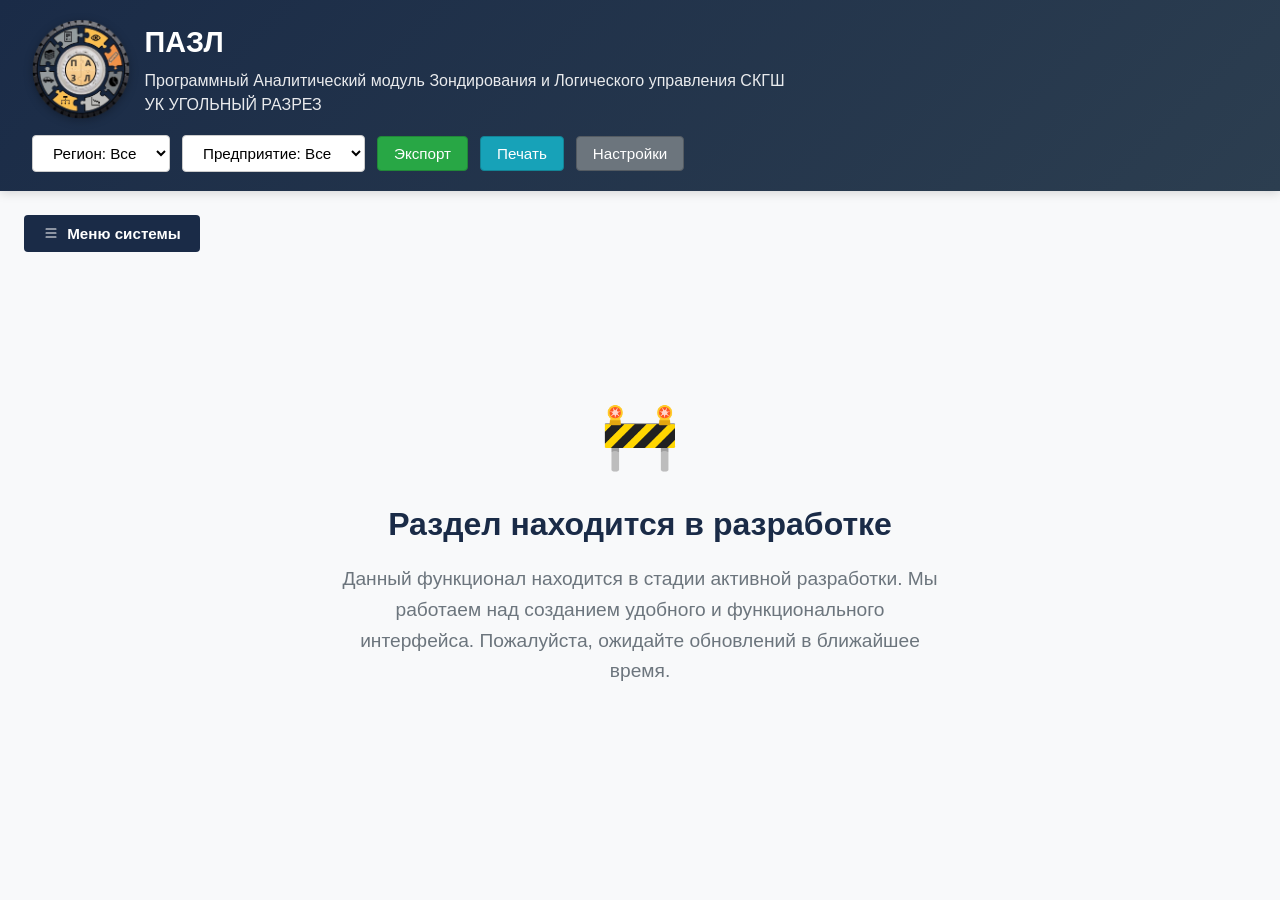
<file: analytics.html>
<!DOCTYPE html>
<html lang="ru">
<head>
<meta charset="UTF-8" />
<meta name="viewport" content="width=device-width, initial-scale=1.0"/>
<title>ПАЗЛ — Система в разработке</title>
<style>
    *{margin:0;padding:0;box-sizing:border-box;font-family:'Segoe UI',Tahoma,Geneva,Verdana,sans-serif}
    body{background-color:#f8f9fa;color:#333;line-height:1.5;overflow-x:hidden;height:100vh}
    .header{background:linear-gradient(135deg,#1a2b47,#2c3e50);color:#fff;padding:1.2rem 2rem;box-shadow:0 2px 10px rgba(0,0,0,.15);display:flex;justify-content:space-between;align-items:center;flex-wrap:wrap;gap:1rem}
    .header-title{display:flex;align-items:center;gap:15px}
    .logo-title-container{display:flex;align-items:center;gap:15px}
    .logo{height:100px;width:auto;cursor:pointer;transition:all .5s ease;border-radius:8px;filter:brightness(1) drop-shadow(0 2px 4px rgba(0,0,0,.3));animation:logoEntrance 1s ease-out}
    .logo:hover{transform:scale(1.1) rotate(5deg);filter:brightness(1.2) drop-shadow(0 5px 15px rgba(0,0,0,.4));animation:pulse 1.5s infinite}
    .logo:active{transform:scale(.95) rotate(-5deg);transition:all .1s ease}
    @keyframes pulse{0%{transform:scale(1.1) rotate(5deg)}50%{transform:scale(1.15) rotate(5deg)}100%{transform:scale(1.1) rotate(5deg)}}
    @keyframes logoEntrance{0%{opacity:0;transform:scale(.5) rotate(-180deg)}70%{transform:scale(1.1) rotate(10deg)}100%{opacity:1;transform:scale(1) rotate(0)}}
    .title-text{display:flex;flex-direction:column}
    .header-title h1{font-size:1.8rem;margin-bottom:.3rem}
    .header-title p{font-size:1rem;opacity:.9}
    .controls{display:flex;gap:12px;align-items:center;flex-wrap:wrap}
    select,button{padding:.5rem 1rem;border:1px solid #ccc;border-radius:4px;background:#fff;font-size:.95rem;cursor:pointer;transition:all .2s ease}
    select:hover,button:hover{border-color:#1a2b47;box-shadow:0 2px 6px rgba(0,0,0,.1)}
    button.export{background:#28a745;color:#fff;border-color:#218838}
    button.print{background:#17a2b8;color:#fff;border-color:#138496}
    button.settings{background:#6c757d;color:#fff;border-color:#545b62}
    .container{max-width:1600px;margin:1.5rem auto;padding:0 1.5rem;height:calc(90vh - 150px)}
    .menu-button{background:#1a2b47;color:#fff;border:none;padding:.6rem 1.2rem;border-radius:4px;cursor:pointer;font-weight:bold;display:flex;align-items:center;gap:.5rem;transition:all .3s ease;margin-bottom:1rem}
    .menu-button:hover{background:#2c4061;transform:translateY(-1px)}
    .menu-dropdown{display:none;position:absolute;background:#fff;min-width:220px;box-shadow:0 8px 16px rgba(0,0,0,.15);border-radius:6px;z-index:1000;margin-top:.5rem;border:1px solid #ddd}
    .menu-dropdown.show{display:block}
    .menu-item{padding:.75rem 1.2rem;cursor:pointer;transition:background-color .2s;display:flex;align-items:center;gap:.7rem;font-size:.95rem}
    .menu-item:hover{background:#f8f9fa}
    .menu-item.active{background:#e3f2fd;color:#1a2b47;font-weight:bold}
    
    /* Стили для сообщения о разработке */
    .development-message {
        display: flex;
        flex-direction: column;
        align-items: center;
        justify-content: center;
        height: 60vh;
        text-align: center;
        padding: 2rem;
    }
    .development-icon {
        font-size: 4rem;
        margin-bottom: 1rem;
        color: #6c757d;
    }
    .development-title {
        font-size: 2rem;
        color: #1a2b47;
        margin-bottom: 1rem;
    }
    .development-text {
        font-size: 1.2rem;
        color: #6c757d;
        max-width: 600px;
        line-height: 1.6;
    }

    @media (max-width: 768px){
        .header{padding:.8rem 1rem}
        .header-title h1{font-size:1.3rem}
        .header-title p{font-size:.8rem}
        .controls{width:100%;justify-content:flex-start}
        .header-title{flex-direction:column;align-items:flex-start}
        .logo-title-container{margin-bottom:5px}
        .container{padding:0 .8rem; height:calc(85vh - 150px)}
        .development-title {
            font-size: 1.5rem;
        }
        .development-text {
            font-size: 1rem;
        }
    }
</style>
</head>
<body>
<div class="header">
    <div class="header-title">
        <div class="logo-title-container">
            <img src="пазл.png" alt="Логотип ПАЗЛ" class="logo" onclick="window.location.href='slide2.html'">
            <div class="title-text">
                <h1>ПАЗЛ</h1>
                <p>Программный Аналитический модуль Зондирования и Логического управления СКГШ</p>
                <p>УК УГОЛЬНЫЙ РАЗРЕЗ</p>
            </div>
        </div>
    </div>
    <div class="controls">
        <select id="regionSelect">
            <option>Регион: Все</option><option>Регион 1</option><option>Регион 2</option>
        </select>
        <select id="enterpriseSelect">
            <option>Предприятие: Все</option><option>Разрез 1</option><option>Разрез 2</option><option>Разрез 3</option>
        </select>
        <button class="export" id="exportBtn">Экспорт</button>
        <button class="print" id="printBtn">Печать</button>
        <button class="settings" id="settingsBtn">Настройки</button>
    </div>
</div>

<div class="container">
    <button class="menu-button" id="menuButton">
        <svg xmlns="http://www.w3.org/2000/svg" width="16" height="16" fill="currentColor" viewBox="0 0 16 16">
            <path fill-rule="evenodd" d="M2.5 12a.5.5 0 0 1 .5-.5h10a.5.5 0 0 1 0 1H3a.5.5 0 0 1-.5-.5zm0-4a.5.5 0 0 1 .5-.5h10a.5.5 0 0 1 0 1H3a.5.5 0 0 1-.5-.5zm0-4a.5.5 0 0 1 .5-.5h10a.5.5 0 0 1 0 1H3a.5.5 0 0 1-.5-.5z"/>
        </svg>
        Меню системы
    </button>

    <div class="menu-dropdown" id="menuDropdown">
        <div class="menu-item" onclick="window.location.href='slide3.html'">Главный экран</div>
        <div class="menu-item" onclick="window.location.href='accounting.html'">Блок учета</div>
        <div class="menu-item" onclick="window.location.href='monitoring.html'">Мониторинг</div>
        <div class="menu-item" onclick="navigateTo('engineer')">Блок шинного инженера</div>
        <div class="menu-item" onclick="navigateTo('analytics')">Аналитика</div>
        <div class="menu-item" onclick="navigateTo('forecast')">Прогноз потребности</div>
        <div class="menu-item" onclick="navigateTo('constructor')">Конструкор отчетов</div>
        <div class="menu-item" onclick="navigateTo('quality')">Качество дорог</div>
        <div class="menu-item" onclick="navigateTo('documents')">Документы и литература</div>
    </div>

    <!-- Сообщение о разработке -->
    <div class="development-message">
        <div class="development-icon">🚧</div>
        <h1 class="development-title">Раздел находится в разработке</h1>
        <p class="development-text">
            Данный функционал находится в стадии активной разработки. 
            Мы работаем над созданием удобного и функционального интерфейса. 
            Пожалуйста, ожидайте обновлений в ближайшее время.
        </p>
    </div>
</div>

<script>
function initMenu(){
    const btn = document.getElementById('menuButton');
    const dd = document.getElementById('menuDropdown');
    if (btn && dd) {
        btn.addEventListener('click', e => {
            e.stopPropagation(); 
            dd.classList.toggle('show');
        });
        document.addEventListener('click', e => {
            if (!btn.contains(e.target) && !dd.contains(e.target)) {
                dd.classList.remove('show');
            }
        });
    }
}

function navigateTo(section){
    const pages = {
        engineer: 'engineer.html',
        analytics: 'analytics.html',
        forecast: 'forecast.html',
        constructor: 'constructor.html',
        quality: 'quality.html',
        documents: 'documents.html'
    };
    if (pages[section]) {
        window.location.href = pages[section]; 
    } else {
        alert(`Раздел "${section}" в разработке`);
    }
    document.getElementById('menuDropdown').classList.remove('show');
}

// Инициализация при загрузке
document.addEventListener('DOMContentLoaded', () => {
    initMenu();
    
    // Добавляем обработчики для кнопок экспорта, печати и настроек
    document.getElementById('exportBtn').addEventListener('click', () => {
        alert('Функция экспорта временно недоступна. Раздел в разработке.');
    });
    
    document.getElementById('printBtn').addEventListener('click', () => {
        alert('Функция печати временно недоступна. Раздел в разработке.');
    });
    
    document.getElementById('settingsBtn').addEventListener('click', () => {
        alert('Функция настроек временно недоступна. Раздел в разработке.');
    });
});
</script>
</body>
</html>
</file>
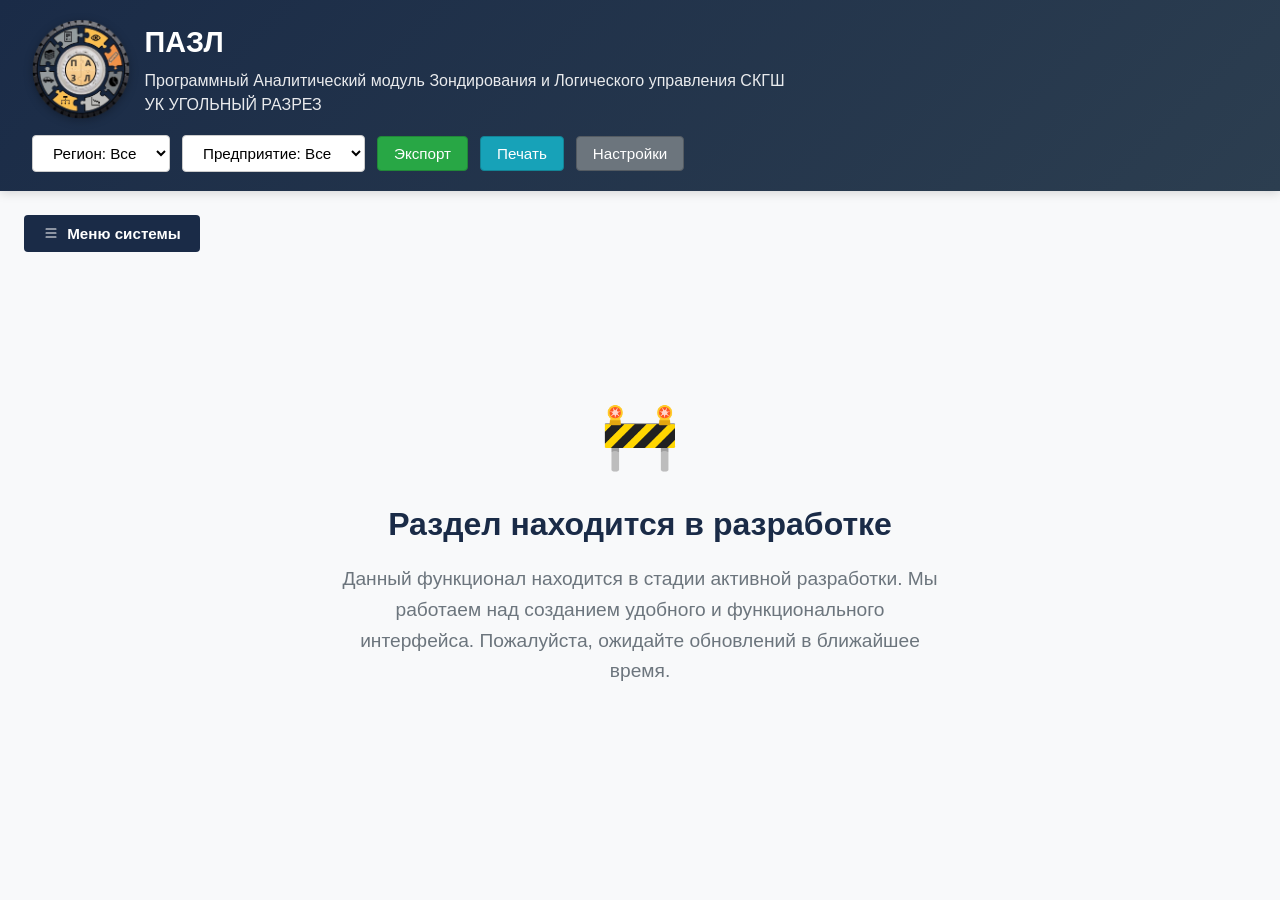
<file: documents.html>
<!DOCTYPE html>
<html lang="ru">
<head>
<meta charset="UTF-8" />
<meta name="viewport" content="width=device-width, initial-scale=1.0"/>
<title>ПАЗЛ — Система в разработке</title>
<style>
    *{margin:0;padding:0;box-sizing:border-box;font-family:'Segoe UI',Tahoma,Geneva,Verdana,sans-serif}
    body{background-color:#f8f9fa;color:#333;line-height:1.5;overflow-x:hidden;height:100vh}
    .header{background:linear-gradient(135deg,#1a2b47,#2c3e50);color:#fff;padding:1.2rem 2rem;box-shadow:0 2px 10px rgba(0,0,0,.15);display:flex;justify-content:space-between;align-items:center;flex-wrap:wrap;gap:1rem}
    .header-title{display:flex;align-items:center;gap:15px}
    .logo-title-container{display:flex;align-items:center;gap:15px}
    .logo{height:100px;width:auto;cursor:pointer;transition:all .5s ease;border-radius:8px;filter:brightness(1) drop-shadow(0 2px 4px rgba(0,0,0,.3));animation:logoEntrance 1s ease-out}
    .logo:hover{transform:scale(1.1) rotate(5deg);filter:brightness(1.2) drop-shadow(0 5px 15px rgba(0,0,0,.4));animation:pulse 1.5s infinite}
    .logo:active{transform:scale(.95) rotate(-5deg);transition:all .1s ease}
    @keyframes pulse{0%{transform:scale(1.1) rotate(5deg)}50%{transform:scale(1.15) rotate(5deg)}100%{transform:scale(1.1) rotate(5deg)}}
    @keyframes logoEntrance{0%{opacity:0;transform:scale(.5) rotate(-180deg)}70%{transform:scale(1.1) rotate(10deg)}100%{opacity:1;transform:scale(1) rotate(0)}}
    .title-text{display:flex;flex-direction:column}
    .header-title h1{font-size:1.8rem;margin-bottom:.3rem}
    .header-title p{font-size:1rem;opacity:.9}
    .controls{display:flex;gap:12px;align-items:center;flex-wrap:wrap}
    select,button{padding:.5rem 1rem;border:1px solid #ccc;border-radius:4px;background:#fff;font-size:.95rem;cursor:pointer;transition:all .2s ease}
    select:hover,button:hover{border-color:#1a2b47;box-shadow:0 2px 6px rgba(0,0,0,.1)}
    button.export{background:#28a745;color:#fff;border-color:#218838}
    button.print{background:#17a2b8;color:#fff;border-color:#138496}
    button.settings{background:#6c757d;color:#fff;border-color:#545b62}
    .container{max-width:1600px;margin:1.5rem auto;padding:0 1.5rem;height:calc(90vh - 150px)}
    .menu-button{background:#1a2b47;color:#fff;border:none;padding:.6rem 1.2rem;border-radius:4px;cursor:pointer;font-weight:bold;display:flex;align-items:center;gap:.5rem;transition:all .3s ease;margin-bottom:1rem}
    .menu-button:hover{background:#2c4061;transform:translateY(-1px)}
    .menu-dropdown{display:none;position:absolute;background:#fff;min-width:220px;box-shadow:0 8px 16px rgba(0,0,0,.15);border-radius:6px;z-index:1000;margin-top:.5rem;border:1px solid #ddd}
    .menu-dropdown.show{display:block}
    .menu-item{padding:.75rem 1.2rem;cursor:pointer;transition:background-color .2s;display:flex;align-items:center;gap:.7rem;font-size:.95rem}
    .menu-item:hover{background:#f8f9fa}
    .menu-item.active{background:#e3f2fd;color:#1a2b47;font-weight:bold}
    
    /* Стили для сообщения о разработке */
    .development-message {
        display: flex;
        flex-direction: column;
        align-items: center;
        justify-content: center;
        height: 60vh;
        text-align: center;
        padding: 2rem;
    }
    .development-icon {
        font-size: 4rem;
        margin-bottom: 1rem;
        color: #6c757d;
    }
    .development-title {
        font-size: 2rem;
        color: #1a2b47;
        margin-bottom: 1rem;
    }
    .development-text {
        font-size: 1.2rem;
        color: #6c757d;
        max-width: 600px;
        line-height: 1.6;
    }

    @media (max-width: 768px){
        .header{padding:.8rem 1rem}
        .header-title h1{font-size:1.3rem}
        .header-title p{font-size:.8rem}
        .controls{width:100%;justify-content:flex-start}
        .header-title{flex-direction:column;align-items:flex-start}
        .logo-title-container{margin-bottom:5px}
        .container{padding:0 .8rem; height:calc(85vh - 150px)}
        .development-title {
            font-size: 1.5rem;
        }
        .development-text {
            font-size: 1rem;
        }
    }
</style>
</head>
<body>
<div class="header">
    <div class="header-title">
        <div class="logo-title-container">
<img src="пазл.png" alt="Логотип ПАЗЛ" class="logo" onclick="window.location.href='slide2.html'"> 
           <div class="title-text">
                <h1>ПАЗЛ</h1>
                <p>Программный Аналитический модуль Зондирования и Логического управления СКГШ</p>
                <p>УК УГОЛЬНЫЙ РАЗРЕЗ</p>
            </div>
        </div>
    </div>
    <div class="controls">
        <select id="regionSelect">
            <option>Регион: Все</option><option>Регион 1</option><option>Регион 2</option>
        </select>
        <select id="enterpriseSelect">
            <option>Предприятие: Все</option><option>Разрез 1</option><option>Разрез 2</option><option>Разрез 3</option>
        </select>
        <button class="export" id="exportBtn">Экспорт</button>
        <button class="print" id="printBtn">Печать</button>
        <button class="settings" id="settingsBtn">Настройки</button>
    </div>
</div>

<div class="container">
    <button class="menu-button" id="menuButton">
        <svg xmlns="http://www.w3.org/2000/svg" width="16" height="16" fill="currentColor" viewBox="0 0 16 16">
            <path fill-rule="evenodd" d="M2.5 12a.5.5 0 0 1 .5-.5h10a.5.5 0 0 1 0 1H3a.5.5 0 0 1-.5-.5zm0-4a.5.5 0 0 1 .5-.5h10a.5.5 0 0 1 0 1H3a.5.5 0 0 1-.5-.5zm0-4a.5.5 0 0 1 .5-.5h10a.5.5 0 0 1 0 1H3a.5.5 0 0 1-.5-.5z"/>
        </svg>
        Меню системы
    </button>

    <div class="menu-dropdown" id="menuDropdown">
        <div class="menu-item" onclick="window.location.href='slide3.html'">Главный экран</div>
        <div class="menu-item" onclick="window.location.href='accounting.html'">Блок учета</div>
        <div class="menu-item" onclick="window.location.href='monitoring.html'">Мониторинг</div>
        <div class="menu-item" onclick="navigateTo('engineer')">Блок шинного инженера</div>
        <div class="menu-item" onclick="navigateTo('analytics')">Аналитика</div>
        <div class="menu-item" onclick="navigateTo('forecast')">Прогноз потребности</div>
        <div class="menu-item" onclick="navigateTo('constructor')">Конструкор отчетов</div>
        <div class="menu-item" onclick="navigateTo('quality')">Качество дорог</div>
        <div class="menu-item" onclick="navigateTo('documents')">Документы и литература</div>
    </div>

    <!-- Сообщение о разработке -->
    <div class="development-message">
        <div class="development-icon">🚧</div>
        <h1 class="development-title">Раздел находится в разработке</h1>
        <p class="development-text">
            Данный функционал находится в стадии активной разработки. 
            Мы работаем над созданием удобного и функционального интерфейса. 
            Пожалуйста, ожидайте обновлений в ближайшее время.
        </p>
    </div>
</div>

<script>
function initMenu(){
    const btn = document.getElementById('menuButton');
    const dd = document.getElementById('menuDropdown');
    if (btn && dd) {
        btn.addEventListener('click', e => {
            e.stopPropagation(); 
            dd.classList.toggle('show');
        });
        document.addEventListener('click', e => {
            if (!btn.contains(e.target) && !dd.contains(e.target)) {
                dd.classList.remove('show');
            }
        });
    }
}

function navigateTo(section){
    const pages = {
        engineer: 'engineer.html',
        analytics: 'analytics.html',
        forecast: 'forecast.html',
        constructor: 'constructor.html',
        quality: 'quality.html',
        documents: 'documents.html'
    };
    if (pages[section]) {
        window.location.href = pages[section]; 
    } else {
        alert(`Раздел "${section}" в разработке`);
    }
    document.getElementById('menuDropdown').classList.remove('show');
}

// Инициализация при загрузке
document.addEventListener('DOMContentLoaded', () => {
    initMenu();
    
    // Добавляем обработчики для кнопок экспорта, печати и настроек
    document.getElementById('exportBtn').addEventListener('click', () => {
        alert('Функция экспорта временно недоступна. Раздел в разработке.');
    });
    
    document.getElementById('printBtn').addEventListener('click', () => {
        alert('Функция печати временно недоступна. Раздел в разработке.');
    });
    
    document.getElementById('settingsBtn').addEventListener('click', () => {
        alert('Функция настроек временно недоступна. Раздел в разработке.');
    });
});
</script>
</body>
</html>
</file>
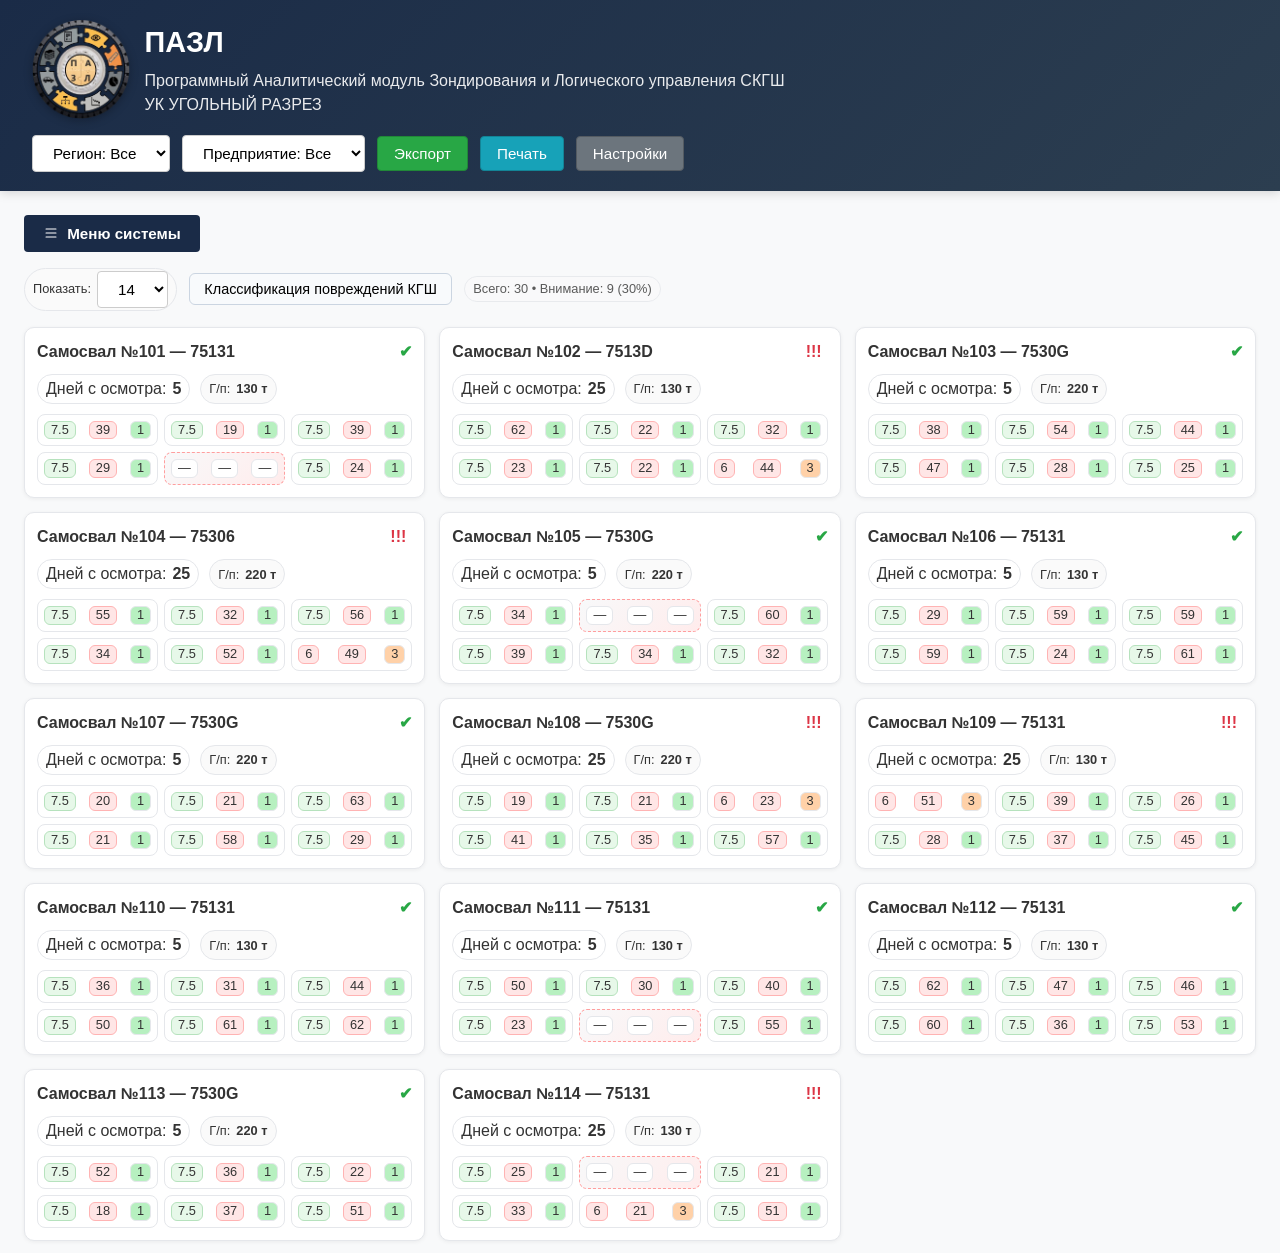
<file: engineer.html>
<!DOCTYPE html>
<html lang="ru">
<head>
<meta charset="UTF-8" />
<meta name="viewport" content="width=device-width, initial-scale=1.0"/>
<title>ПАЗЛ — Блок шинного инженера</title>
<style>
    /* ---- БАЗОВЫЕ СТИЛИ ---- */
    *{margin:0;padding:0;box-sizing:border-box;font-family:'Segoe UI',Tahoma,Geneva,Verdana,sans-serif}
    body{background-color:#f8f9fa;color:#333;line-height:1.5;overflow-x:hidden;height:100vh}
    .header{background:linear-gradient(135deg,#1a2b47,#2c3e50);color:#fff;padding:1.2rem 2rem;box-shadow:0 2px 10px rgba(0,0,0,.15);display:flex;justify-content:space-between;align-items:center;flex-wrap:wrap;gap:1rem}
    .header-title{display:flex;align-items:center;gap:15px}
    .logo-title-container{display:flex;align-items:center;gap:15px}
    .logo{height:100px;width:auto;cursor:pointer;transition:all .5s ease;border-radius:8px;filter:brightness(1) drop-shadow(0 2px 4px rgba(0,0,0,.3));animation:logoEntrance 1s ease-out}
    .logo:hover{transform:scale(1.1) rotate(5deg);filter:brightness(1.2) drop-shadow(0 5px 15px rgba(0,0,0,.4));animation:pulse 1.5s infinite}
    .logo:active{transform:scale(.95) rotate(-5deg);transition:all .1s ease}
    @keyframes pulse{0%{transform:scale(1.1) rotate(5deg)}50%{transform:scale(1.15) rotate(5deg)}100%{transform:scale(1.1) rotate(5deg)}}
    @keyframes logoEntrance{0%{opacity:0;transform:scale(.5) rotate(-180deg)}70%{transform:scale(1.1) rotate(10deg)}100%{opacity:1;transform:scale(1) rotate(0)}}
    .title-text{display:flex;flex-direction:column}
    .header-title h1{font-size:1.8rem;margin-bottom:.3rem}
    .header-title p{font-size:1rem;opacity:.9}
    .controls{display:flex;gap:12px;align-items:center;flex-wrap:wrap}
    select,button{padding:.5rem 1rem;border:1px solid #ccc;border-radius:4px;background:#fff;font-size:.95rem;cursor:pointer;transition:all .2s ease}
    select:hover,button:hover{border-color:#1a2b47;box-shadow:0 2px 6px rgba(0,0,0,.1)}
    button.export{background:#28a745;color:#fff;border-color:#218838}
    button.print{background:#17a2b8;color:#fff;border-color:#138496}
    button.settings{background:#6c757d;color:#fff;border-color:#545b62}
    .container{max-width:1585px;margin:1.5rem auto;padding:0 1.5rem;height:calc(90vh - 150px);position:relative}
    /* ДОБАВЬ ЭТОТ СТИЛЬ ПОСЛЕ СТИЛЯ .container */
#details.container-details {
    max-width: 1200px;  /* Новая ширина для блока деталей */
    margin: 1.5rem auto;
    padding: 0 1.5rem;
}


    .menu-button{background:#1a2b47;color:#fff;border:none;padding:.6rem 1.2rem;border-radius:4px;cursor:pointer;font-weight:bold;display:flex;align-items:center;gap:.5rem;transition:all .3s ease;margin-bottom:1rem}
    .menu-button:hover{background:#2c4061;transform:translateY(-1px)}
    .menu-dropdown{display:none;position:absolute;background:#fff;min-width:220px;box-shadow:0 8px 16px rgba(0,0,0,.15);border-radius:6px;z-index:1000;margin-top:.5rem;border:1px solid #ddd}
    .menu-dropdown.show{display:block}
    .menu-item{padding:.75rem 1.2rem;cursor:pointer;transition:background-color .2s;display:flex;align-items:center;gap:.7rem;font-size:.95rem}
    .menu-item:hover{background:#f8f9fa}
    .menu-item.active{background:#e3f2fd;color:#1a2b47;font-weight:bold}

    /* ---- ГЛАВНЫЙ ЭКРАН: СЕТКА САМОСВАЛОВ ---- */
    .toolbar{display:flex;gap:.75rem;align-items:center;margin:.5rem 0 1rem 0;flex-wrap:wrap}
    .grid{display:grid;grid-template-columns:repeat(auto-fill,minmax(320px,1fr));gap:14px;padding-bottom:12px}
    .truck-card{background:#fff;border:1px solid #e5e7eb;border-radius:10px;padding:12px;box-shadow:0 1px 4px rgba(0,0,0,.06);display:flex;flex-direction:column;gap:10px;transition:.2s}
    .truck-card:hover{transform:translateY(-2px);box-shadow:0 6px 16px rgba(0,0,0,.08)}
    .truck-head{display:flex;justify-content:space-between;align-items:center}
    .truck-title{font-weight:700}
    .ok{color:#28a745;font-weight:700}
    .warn{color:#dc3545;font-weight:900}
    
    .mini-wheel{border:1px solid #e5e7eb;border-radius:8px;padding:8px;text-align:center}
    
    .mini-wheel .p{font-size:.85rem}
    .chip{display:inline-flex;align-items:center;gap:6px;border-radius:999px;border:1px solid #e5e7eb;padding:2px 8px;font-size:.8rem;background:#fafafa}
    .muted{opacity:.8}

    /* ---- ДЕТАЛИ САМОСВАЛА ---- */
.layout {
    display: grid;
    grid-template-columns: .5fr 1.5fr;
    gap: 15px; 
    height: 93%; 
    justify-content: center;
    max-width: 1300px;  /* ДОБАВЬ ЭТУ СТРОКУ */
    margin: 0 auto;     /* ДОБАВЬ ЭТУ СТРОКУ */
width: 100%;
}

.panel{background:#fff;border:1px solid #e5e7eb;border-radius:10px;box-shadow:0 1px 4px rgba(0,0,0,.06);overflow:hidden;display:flex;flex-direction:column;width: 100%;min-width: 0;}
.panel-header{padding:10px 12px;border-bottom:1px solid #eee;display:flex;justify-content:space-between;align-items:center}
.panel-body{padding:12px;overflow:visible; flex: 1;}
.btn{padding:.45rem .9rem;border:1px solid #cbd5e1;background:#f8fafc;border-radius:6px;font-size:.9rem}
.btn-primary{background:#1a2b47;color:#fff;border-color:#1a2b47}
.btn-danger{background:#dc3545;color:#fff;border-color:#dc3545}
.btn-success{background:#28a745;color:#fff;border-color:#28a745}
.btn-link{background:transparent;border:none;color:#1a2b47;text-decoration:underline;cursor:pointer}
.row{display:flex;gap:10px;flex-wrap:wrap}
.kv{display:grid;grid-template-columns:200px 1fr;gap:1px;margin-bottom:1px}
.kv .k{opacity:.7}
.kv .v{font-weight:600;font-size:0.85rem;}


    /* Схема колес */
    .axle{display:grid;grid-template-columns:1fr 1fr;gap:10px;margin-bottom:10px}
    .tire{position:relative;border:1px dashed #cbd5e1;border-radius:10px;min-height:110px;display:flex;align-items:center;justify-content:center;overflow:hidden}
    .tire .badge{position:absolute;top:6px;right:6px;font-size:.75rem;border-radius:999px;background:#fff;border:1px solid #e5e7eb;padding:2px 6px}
    .tire .center{position:absolute;inset:auto auto 6px 6px;background:#fff;border:1px solid #e5e7eb;border-radius:8px;padding:4px 6px;font-size:.8rem;line-height:1.2}
    .tire .points{position:absolute;inset:8px;display:grid;grid-template-columns:repeat(2,1fr);grid-template-rows:repeat(2,1fr);gap:6px}
    .point{background:#e9ecef;border:1px solid #cbd5e1;border-radius:6px;font-size:.8rem;display:flex;align-items:center;justify-content:center;cursor:pointer}
    .point.active{outline:2px solid #1a2b47}
    .tire.selected{outline:2px solid #1a2b47}

    /* Правый блок: список осмотров */
    .inspections-wrapper {
        flex: 1;
        overflow-y: auto;
        max-height: calc(100% - 60px);
        border: 1px solid #e5e7eb;
        border-radius: 8px;
        padding: 8px;
        background: #fafafa;
    }
    .inspections-wrapper::-webkit-scrollbar {
        width: 8px;
    }
    .inspections-wrapper::-webkit-scrollbar-track {
        background: #f1f1f1;
        border-radius: 4px;
    }
    .inspections-wrapper::-webkit-scrollbar-thumb {
        background: #c1c1c1;
        border-radius: 4px;
    }
    .inspections-wrapper::-webkit-scrollbar-thumb:hover {
        background: #a8a8a8;
    }
    .inspections{display:flex;flex-direction:column;gap:4px; min-height: min-content;}

    /* ИСПРАВЛЕННЫЙ СТИЛЬ ДЛЯ СПИСКА ОСМОТРОВ */
    .inspection-item{border:1px solid #e5e7eb;border-radius:6px;padding:6px;display:flex;justify-content:space-between;align-items:center;background:#fff; min-height: 40px; cursor: pointer;}
    .inspection-item .meta{display:flex;gap:8px;align-items:center; flex-wrap: wrap;}
    .tag{border:1px solid #e5e7eb;border-radius:999px;padding:2px 6px;background:#fff;font-size:.75rem}
    .inspection-item.saved{background:#eefbf0}
    .inspection-item.unsaved{background:#fff7e6}

    /* Форма замеров */
    .form{display:grid;grid-template-columns:repeat(2,1fr);gap:8px}
    .form .fld{display:flex;flex-direction:column;gap:4px}
    .form input,.form select,.form textarea{padding:.4rem .5rem;border:1px solid #cbd5e1;border-radius:4px;font-size:.9rem;background:#fff}
    .form textarea{min-height:50px;grid-column:1/3}
    .form .group-title{grid-column:1/3;margin-top:4px;font-weight:700;color:#1a2b47; font-size: .9rem;}
    .hint{font-size:.75rem;opacity:.8}
    .compact-input{width: 70px; padding: .3rem .4rem !important; font-size: .85rem !important;}

    /* Модалки */
    .modal-backdrop{position:fixed;inset:0;background:rgba(0,0,0,.45);display:none;align-items:center;justify-content:center;z-index:2000}
    .modal{background:#fff;max-width:900px;width:95%;border-radius:12px;box-shadow:0 10px 30px rgba(0,0,0,.25);overflow:hidden}
    .modal-head{padding:12px 14px;border-bottom:1px solid #eee;display:flex;justify-content:space-between;align-items:center}
    .modal-body{padding:12px 14px;max-height:70vh;overflow:auto}
    .close-x{background:transparent;border:none;font-size:1.2rem;cursor:pointer}

    .table{width:100%;border-collapse:collapse}
    .table th,.table td{border:1px solid #e5e7eb;padding:6px 8px;text-align:left;font-size:.92rem}
    .table th{background:#f1f5f9}

    @media (max-width: 1024px){
        .layout{grid-template-columns:.1fr}
    }
    @media (max-width: 768px){
        .header{padding:.8rem 1rem}
        .header-title h1{font-size:1.3rem}
        .header-title p{font-size:.8rem}
        .controls{width:100%;justify-content:flex-start}
        .header-title{flex-direction:column;align-items:flex-start}
        .logo-title-container{margin-bottom:5px}
        .container{padding:0 .8rem; height:calc(85vh - 150px)}
    }

    /* ---- ВИЗУАЛИЗАЦИЯ ПО ПОРОГАМ ---- */
    .value-chip{display:inline-flex;align-items:center;gap:6px;border-radius:8px;padding:2px 6px;font-size:.8rem;border:1px solid #e5e7eb;background:#fff}
    .badge-red{background:#ffe6e6;border-color:#ffb3b3}
    .badge-yellow{background:#fff7cc;border-color:#ffe680}
    .badge-green{background:#e7f8e9;border-color:#b6e2bd}
    .badge-gray{background:#f1f5f9;border-color:#e5e7eb}
    .days-chip{display:inline-flex;align-items:center;gap:6px;border-radius:999px;padding:2px 8px;border:1px solid #e5e7eb;background:#fff}
    .attn{font-weight:900; padding:2px 6px; border-radius:6px}
    .blink{animation:blink 1s linear infinite}
    .pulse-strong{animation:pulseStrong 1.2s ease-in-out infinite}
    @keyframes blink{50%{opacity:.15}}
    @keyframes pulseStrong{0%{transform:scale(1)}50%{transform:scale(1.12)}100%{transform:scale(1)}}
    .missing-tire{background:linear-gradient(135deg,#f8f9fa,#ffecec); border:1px dashed #ff9e9e}

    /* ---- Компактные мини-блоки шин на карточке ---- */
    
    .mini-wheel{padding:6px;border-radius:8px}
     /* скрываем заголовок позиции/размера на карточке */
    .mini-wheel .vals{display:flex;gap:6px;align-items:center;justify-content:space-between;white-space:nowrap}
    .mini-wheel .val{border-radius:6px;padding:2px 6px;font-size:.8rem;border:1px solid #e5e7eb;background:#fff;line-height:1}
    .val.badge-red{background:#ffe6e6;border-color:#ffb3b3}
    .val.badge-yellow{background:#fff7cc;border-color:#ffe680}
    .val.badge-green{background:#e7f8e9;border-color:#b6e2bd}

    /* ---- Режимы отображения карточек ---- */
    .grid.compact{grid-template-columns:repeat(auto-fill,minmax(320px,1fr));}
    .grid.classic{grid-template-columns:repeat(auto-fill,minmax(360px,1fr));}
    .grid.row6{grid-template-columns:repeat(auto-fill,minmax(420px,1fr));}
    .grid.table{grid-template-columns:repeat(auto-fill,minmax(380px,1fr));}
    .grid.tall{grid-template-columns:repeat(auto-fill,minmax(420px,1fr));}
    .mini-wheel.table-cell{padding:4px}
    .wheel-row6{display:flex;gap:6px;flex-wrap:nowrap;overflow:auto}
    .pill{border:1px solid #e5e7eb;border-radius:999px;padding:2px 8px;font-size:.8rem;background:#fff;white-space:nowrap}

/* === НОВАЯ СХЕМА ШИН - УВЕЛИЧЕННАЯ И ПЕРЕРАСПОЛОЖЕННАЯ === */
.tire-scheme{background:transparent;border:none;padding:6px;display:flex;align-items:center;justify-content:center; height: 100%;}
.truck-diagram{position:relative;width:100%;height:100%;border:none;max-width: 100%;}
.truck-bg{position:absolute;top:30%;left:60%;transform:translate(-50%,-50%);width:100%;max-width: 500px;height:350px;background-image:url('самосвал1.png');background-size:contain;background-repeat:no-repeat;background-position:center;z-index:-5;opacity:0.1;}
.tire-backgrounds{position:absolute;top:-15;left:0;width:100%;height:100%;z-index:1;pointer-events:none}
.tire-bg{position:absolute;background-image:url('шина.png');background-size:contain;background-repeat:no-repeat;background-position:center;width:150px;height:150px;opacity:.9}
.tire-bg-front-left{top:-2%;left:-17.7%}
.tire-bg-front-right{top:-2%;right:-36%}
.tire-bg-rear-left-outer{top:65%;left:-18%}
.tire-bg-rear-left-inner{top:65%;left:4.3%}
.tire-bg-rear-right-outer{top:65%;right:-36.2%}
.tire-bg-rear-right-inner{top:65%;right:-13.8%} /* расположение изображения шин */

.wheel{position:absolute;width:100px;height:100px;background:rgba(255, 255, 255, 0.7);border:2px solid #1a2b47;border-radius:40%;display:flex;flex-direction:column;justify-content:center;align-items:center;transition:all .2s ease;z-index:2;cursor:pointer}
.wheel.selected{border:3px solid #ffc107;box-shadow:0 0 15px rgba(255,193,7,.7)}
.wheel-front-left{top:15%;left:1.5%}
.wheel-front-right{top:15%;right:-16.8%}
.wheel-rear-left-outer{top:82%;left:23.4%}
.wheel-rear-left-inner{top:82%;left:1.1%}
.wheel-rear-right-outer{top:82%;right:-17%}
.wheel-rear-right-inner{top:82%;right:5.3%}

.wheel-info{font-size:1.5rem;text-align:center}
.pressure-value{font-weight:700;color:#1a2b47}
.temperature-value{color:#dc3545}

/* Measure points positioned around wheel as in integrated visual */
.measure-point{position:absolute;width:32px;height:32px;background:#17a2b8;color:#fff;border-radius:50%;display:flex;align-items:center;justify-content:center;font-size:.9rem;font-weight:700;cursor:pointer;z-index:3}
.point-1,.point-5,.point-9,.point-13,.point-17,.point-21{top:-120px;left:0}
.point-2,.point-6,.point-10,.point-14,.point-18,.point-22{top:-120px;right:0}
.point-3,.point-7,.point-11,.point-15,.point-19,.point-23{bottom:-120px;left:0}
.point-4,.point-8,.point-12,.point-16,.point-20,.point-24{bottom:-120px;right:0}

:root{
    --scheme-scale: 0.85; /* Увеличен масштаб */
    --wheel-size: 98px;
    --mp-offset: 110px;
    --tire-bg-size: 300px;
    --diagram-height: 650px; /* Увеличена высота схемы */
}
.tire-scheme{transform:scale(var(--scheme-scale)); transform-origin: top left;}
.truck-diagram{height: calc(var(--diagram-height) * var(--scheme-scale));}
.wheel{width: var(--wheel-size); height: var(--wheel-size);}
.tire-bg{width: var(--tire-bg-size); height: var(--tire-bg-size);}
.point-1,.point-5,.point-9,.point-13,.point-17,.point-21{top: calc(-1 * var(--mp-offset)); left:0}
.point-2,.point-6,.point-10,.point-14,.point-18,.point-22{top: calc(-1 * var(--mp-offset)); right:0}
.point-3,.point-7,.point-11,.point-15,.point-19,.point-23{bottom: calc(-1 * var(--mp-offset)); left:0}
.point-4,.point-8,.point-12,.point-16,.point-20,.point-24{bottom: calc(-1 * var(--mp-offset)); right:0}

.scheme-wrap{position:relative;min-height:230px; height: 100%;} /* Увеличена минимальная высота */
.mini-modal{position:absolute;top:-20px;left:50%;transform: translatex(-50%);right:auto;background:#ffffffd0;border:1px solid #e5e7eb;border-radius:8px;box-shadow:0 4px 16px rgba(0,0,0,.1);width:540px;max-width:60%;backdrop-filter:saturate(1.1) blur(2px);}
.mini-modal-head{padding:3px 10px;border-bottom:1px solid #eee;font-size:.9rem;background:#f9fbff;color: black;border-radius:8px 8px 0 0}
.mini-modal-body{padding:15px 15px;font-size:.85rem;color: black;max-height:750px;overflow:auto}
#details{grid-template-columns: .9fr 1.1fr !important}
#leftSchemePanel .panel-body{padding:18px; height: 100%;} /* Добавлена высота 100% */

.mini-wheels{display:grid;grid-template-columns:repeat(3,1fr);gap:6px}

/* Новые стили для формы осмотра */
.inspection-header{display:flex;justify-content:space-between;align-items:center;margin-bottom:10px;padding-bottom:8px;border-bottom:1px solid #e5e7eb}
.inspection-nav{display:flex;gap:8px;align-items:center}
.points-container{display:grid;grid-template-columns:repeat(4,1fr);gap:6px;margin-bottom:10px}
.point-input-wrapper{display:flex;flex-direction:column;gap:2px}
.point-label{font-size:.75rem;opacity:.8}
.error-message{color:#dc3545;font-size:.7rem;margin-top:2px}
.compact-form-row{display:grid;grid-template-columns:repeat(4,1fr);gap:6px;margin-bottom:8px}

/* Фиксированная высота для мини-модального окна */
.mini-modal-fixed {
    height: 300px;
    overflow-y: auto;
}

/* Стиль для отображения пробега в осмотре */
.mileage-display {
    background: #f8f9fa;
    border: 1px solid #e5e7eb;
    border-radius: 6px;
    padding: 8px;
    margin-bottom: 10px;
    font-size: 0.9rem;
    display: flex;
    justify-content: space-between;
    align-items: center;
}
.mileage-value {
    font-weight: bold;
    color: #1a2b47;
}

/* Стили для ошибок валидации */
.input-error {
    border-color: #dc3545 !important;
    background-color: #fff5f5 !important;
}
.error-text {
    color: #dc3545;
    font-size: 0.75rem;
    margin-top: 2px;
}

/* Новые стили для заголовка осмотра */
.inspection-header-new {
    display: flex;
    justify-content: space-between;
    align-items: center;
    margin-bottom: 10px;
    padding-bottom: 8px;
    border-bottom: 1px solid #e5e7eb;
    flex-wrap: wrap;
    gap: 8px;
}

.inspection-title-section {
    display: flex;
    align-items: center;
    gap: 8px;
    flex-wrap: wrap;
}

.inspection-nav-section {
    display: flex;
    align-items: center;
    gap: 16px; /* Увеличено расстояние между элементами */
    margin-left: auto; /* Прижимаем к правому краю */
    padding: 4px 8px;
    background: #f8f9fa;
    border-radius: 6px;
    border: 1px solid #e5e7eb;
}

.inspection-number {
    font-weight: bold;
    font-size: 1.1rem;
    color: #1a2b47;
    min-width: 50px; /* Фиксированная ширина для номера */
    text-align: center;
}

/* Стили для общих параметров с новыми подписями - ИЗМЕНЕНО */
.compact-form-row-aligned {
    display: grid;
    grid-template-columns: repeat(4, 1fr);
    gap: 6px;
    margin-bottom: 8px;
}

.compact-form-row-aligned .fld {
    display: flex;
    flex-direction: column;
    gap: 2px;
}

.compact-form-row-aligned .label-row {
    display: flex;
    flex-direction: column;
    font-size: 0.75rem;
    margin-bottom: 2px;
}

.compact-form-row-aligned .main-label {
    font-weight: 600;
    color: #1a2b47;
    margin-bottom: 2px;
}

.compact-form-row-aligned .prev-value {
    color: #6c757d;
    font-size: 0.7rem;
    line-height: 1.2;
}

.compact-form-row-aligned .input-row {
    display: flex;
    justify-content: center;
}

/* Новые стили для точек замера с подписями */
.point-input-wrapper {
    display: flex;
    flex-direction: column;
    gap: 1px;
}

.point-label-wrapper {
    display: flex;
    flex-direction: column;
    font-size: 0.75rem;
}

.point-main-label {
    font-weight: 600;
    color: #1a2b47;
    margin-bottom: 2px;
}

.point-prev-value {
    color: #6c757d;
    font-size: 0.7rem;
    line-height: 1.2;
}

/* НОВЫЕ СТИЛИ ДЛЯ ПОИСКА И СОРТИРОВКИ ОСМОТРОВ */
.inspections-controls {
    display: flex;
    gap: 8px;
    align-items: center;
    margin-bottom: 10px;
    flex-wrap: wrap;
}

.search-input {
    padding: 6px 10px;
    border: 1px solid #cbd5e1;
    border-radius: 4px;
    font-size: 0.9rem;
    min-width: 150px;
}

.search-input:focus {
    outline: none;
    border-color: #1a2b47;
}

.sort-select {
    padding: 6px 10px;
    border: 1px solid #cbd5e1;
    border-radius: 4px;
    font-size: 0.9rem;
    background: #fff;
}

.date-input {
    padding: 6px 10px;
    border: 1px solid #cbd5e1;
    border-radius: 4px;
    font-size: 0.9rem;
    min-width: 140px;
}

/* УЛУЧШЕННЫЙ СКРОЛЛ ДЛЯ СПИСКА ОСМОТРОВ */
.inspections-wrapper-fixed {
    flex: 1;
    overflow-y: auto;
    max-height: calc(100vh - 400px); /* Увеличена максимальная высота */
    min-height: 300px; /* Минимальная высота для видимости */
    border: 1px solid #e5e7eb;
    border-radius: 8px;
    padding: 8px;
    background: #fafafa;
}

/* Стили для улучшенного скролла */
.inspections-wrapper-fixed::-webkit-scrollbar {
    width: 10px;
}

.inspections-wrapper-fixed::-webkit-scrollbar-track {
    background: #f1f1f1;
    border-radius: 4px;
}

.inspections-wrapper-fixed::-webkit-scrollbar-thumb {
    background: #c1c1c1;
    border-radius: 4px;
}

.inspections-wrapper-fixed::-webkit-scrollbar-thumb:hover {
    background: #a8a8a8;
}
</style>
</head>
<body>
<div class="header">
    <div class="header-title">
        <div class="logo-title-container">
            <img src="пазл.png" alt="Логотип ПАЗЛ" class="logo" onclick="window.location.href='slide2.html'">
            <div class="title-text">
                <h1>ПАЗЛ</h1>
                <p>Программный Аналитический модуль Зондирования и Логического управления СКГШ</p>
                <p>УК УГОЛЬНЫЙ РАЗРЕЗ</p>
            </div>
        </div>
    </div>
    <div class="controls">
        <select id="regionSelect">
            <option>Регион: Все</option><option>Регион 1</option><option>Регион 2</option>
        </select>
        <select id="enterpriseSelect">
            <option>Предприятие: Все</option><option>Разрез 1</option><option>Разрез 2</option><option>Разрез 3</option>
        </select>
        <button class="export" id="exportBtn">Экспорт</button>
        <button class="print" id="printBtn">Печать</button>
        <button class="settings" id="settingsBtn">Настройки</button>
    </div>
</div>

<div class="container">
    <button class="menu-button" id="menuButton">
        <svg xmlns="http://www.w3.org/2000/svg" width="16" height="16" fill="currentColor" viewBox="0 0 16 16">
            <path fill-rule="evenodd" d="M2.5 12a.5.5 0 0 1 .5-.5h10a.5.5 0 0 1 0 1H3a.5.5 0 0 1-.5-.5zm0-4a.5.5 0 0 1 .5-.5h10a.5.5 0 0 1 0 1H3a.5.5 0 0 1-.5-.5zm0-4a.5.5 0 0 1 .5-.5h10a.5.5 0 0 1 0 1H3a.5.5 0 0 1-.5-.5z"/>
        </svg>
        Меню системы
    </button>
    <div class="menu-dropdown" id="menuDropdown">
        <div class="menu-item" onclick="window.location.href='slide3.html'">Главный экран</div>
        <div class="menu-item" onclick="window.location.href='accounting.html'">Блок учета</div>
        <div class="menu-item" onclick="window.location.href='monitoring.html'">Мониторинг</div>
        <div class="menu-item active">Блок шинного инженера</div>
        <div class="menu-item" onclick="navigateTo('analytics')">Аналитика</div>
        <div class="menu-item" onclick="navigateTo('forecast')">Прогноз потребности</div>
        <div class="menu-item" onclick="navigateTo('constructor')">Конструкор отчетов</div>
        <div class="menu-item" onclick="navigateTo('quality')">Качество дорог</div>
        <div class="menu-item" onclick="navigateTo('documents')">Документы и литература</div>
    </div>

    <!-- Панель инструментов -->
    <div class="toolbar" id="toolbar">
        <label class="chip">Показать:
            <select id="showCount">
                <option>5</option><option>10</option><option selected>14</option><option>20</option><option>25</option><option>30</option>
            </select>
        </label>
        <button class="btn" id="openGuide">Классификация повреждений КГШ</button>
        <span class="chip muted" id="stats"></span>
        <button class="btn btn-link" id="backToGrid" style="display:none">← К списку самосвалов</button>
    </div>

    <!-- ГЛАВНЫЙ ЭКРАН: СЕТКА САМОСВАЛОВ -->
    <div class="grid" id="grid"></div>

    <!-- ДЕТАЛИ САМОСВАЛА -->
    <div class="layout" id="details" style="display:none" class="container-details">
        <div class="panel" id="leftSchemePanel">
            <div class="panel-header">
                <!-- УДАЛЕНЫ КНОПКИ ПАРАМЕТРОВ -->
                <div><strong id="leftTitle">Схема шин</strong></div>
            </div>
            <div class="panel-body">
                <div class="scheme-wrap">
                    <!-- COMPACT OVERLAY (dynamic modal) -->
                    <div class="mini-modal mini-modal-fixed" id="miniInfo">
                        <div class="mini-modal-head">
                            <strong id="miniInfoTitle">Параметры А/С</strong>
                        </div>
                        <div class="mini-modal-body" id="miniInfoBody"></div>
                    </div>

                    <!-- Tire scheme -->
                    <div class="tire-scheme">
                        <div class="truck-diagram">
                            <div class="truck-bg"></div>
                            <div class="tire-backgrounds">
                                <div class="tire-bg tire-bg-front-left"></div>
                                <div class="tire-bg tire-bg-front-right"></div>
                                <div class="tire-bg tire-bg-rear-left-outer"></div>
                                <div class="tire-bg tire-bg-rear-left-inner"></div>
                                <div class="tire-bg tire-bg-rear-right-outer"></div>
                                <div class="tire-bg tire-bg-rear-right-inner"></div>
                            </div>

                            <div class="wheel wheel-front-left" data-pos="ПЛ">
                                <div class="wheel-info">
                                    <div class="pressure-value" data-p="ПЛ"></div>
                                    <div class="temperature-value" data-t="ПЛ"></div>
                                </div>
                                <div class="measure-point point-21" data-idx="21">21</div>
                                <div class="measure-point point-22" data-idx="22">22</div>
                                <div class="measure-point point-23" data-idx="23">23</div>
                                <div class="measure-point point-24" data-idx="24">24</div>
                            </div>

                            <div class="wheel wheel-front-right" data-pos="ПП">
                                <div class="wheel-info">
                                    <div class="pressure-value" data-p="ПП"></div>
                                    <div class="temperature-value" data-t="ПП"></div>
                                </div>
                                <div class="measure-point point-1" data-idx="1">1</div>
                                <div class="measure-point point-2" data-idx="2">2</div>
                                <div class="measure-point point-3" data-idx="3">3</div>
                                <div class="measure-point point-4" data-idx="4">4</div>
                            </div>

                            <div class="wheel wheel-rear-left-outer" data-pos="ЗЛН">
                                <div class="wheel-info">
                                    <div class="pressure-value" data-p="ЗЛН"></div>
                                    <div class="temperature-value" data-t="ЗЛН"></div>
                                </div>
                                <div class="measure-point point-5" data-idx="5">5</div>
                                <div class="measure-point point-6" data-idx="6">6</div>
                                <div class="measure-point point-7" data-idx="7">7</div>
                                <div class="measure-point point-8" data-idx="8">8</div>
                            </div>

                            <div class="wheel wheel-rear-left-inner" data-pos="ЗЛВ">
                                <div class="wheel-info">
                                    <div class="pressure-value" data-p="ЗЛВ"></div>
                                    <div class="temperature-value" data-t="ЗЛВ"></div>
                                </div>
                                <div class="measure-point point-9" data-idx="9">9</div>
                                <div class="measure-point point-10" data-idx="10">10</div>
                                <div class="measure-point point-11" data-idx="11">11</div>
                                <div class="measure-point point-12" data-idx="12">12</div>
                            </div>

                            <div class="wheel wheel-rear-right-outer" data-pos="ЗПН">
                                <div class="wheel-info">
                                    <div class="pressure-value" data-p="ЗПН"></div>
                                    <div class="temperature-value" data-t="ЗПН"></div>
                                </div>
                                <div class="measure-point point-17" data-idx="17">17</div>
                                <div class="measure-point point-18" data-idx="18">18</div>
                                <div class="measure-point point-19" data-idx="19">19</div>
                                <div class="measure-point point-20" data-idx="20">20</div>
                            </div>

                            <div class="wheel wheel-rear-right-inner" data-pos="ЗПВ">
                                <div class="wheel-info">
                                    <div class="pressure-value" data-p="ЗПВ"></div>
                                    <div class="temperature-value" data-t="ЗПВ"></div>
                                </div>
                                <div class="measure-point point-13" data-idx="13">13</div>
                                <div class="measure-point point-14" data-idx="14">14</div>
                                <div class="measure-point point-15" data-idx="15">15</div>
                                <div class="measure-point point-16" data-idx="16">16</div>
                            </div>
                        </div>
                    </div>
                </div>
            </div>
        </div>

        <div class="panel">
            <div class="panel-header">
                <div><strong>Осмотры</strong></div>
                <div class="row">
                    <button class="btn btn-primary" id="newInspection">Новый осмотр</button>
                </div>
            </div>
            <div class="panel-body">
                <!-- НОВЫЕ ЭЛЕМЕНТЫ УПРАВЛЕНИЯ ОСМОТРАМИ -->
                <div class="inspections-controls">
                    <input type="text" id="searchInspection" class="search-input" placeholder="Поиск по номеру, пробегу...">
                    <input type="date" id="searchDate" class="date-input">
                    <select id="sortInspections" class="sort-select">
                        <option value="date-desc">Сначала новые</option>
                        <option value="date-asc">Сначала старые</option>
                        <option value="mileage-desc">Пробег по убыв.</option>
                        <option value="mileage-asc">Пробег по возр.</option>
                        <option value="number-desc">Номер по убыв.</option>
                        <option value="number-asc">Номер по возр.</option>
                    </select>
                </div>
                
                <!-- Контейнер с прокруткой для списка осмотров - ИСПРАВЛЕННЫЙ -->
                <div class="inspections-wrapper-fixed" id="inspectionsWrapper">
                    <div id="inspectionsList" class="inspections"></div>
                </div>
                <div id="inspectionFormWrap" style="display:none;margin-top:10px">
                    <div class="panel" style="border:1px solid #1a2b47">
                        <div class="panel-header">
                            <!-- Новый заголовок осмотра с исправленной навигацией -->
                            <div class="inspection-header-new">
                                <div class="inspection-title-section">
                                    <button class="btn" id="backToInspections">← К списку</button>
                                    <span class="tag" id="inspectionStatus">не сохранен</span>
                                    <span id="inspectionDate">01.01.2023</span>
                                </div>
                                <!-- ОТДЕЛЬНЫЙ БЛОК НАВИГАЦИИ С ФИКСИРОВАННОЙ ШИРИНОЙ -->
                                <div class="inspection-nav-section">
                                    <button class="btn" id="prevInspection">←</button>
                                    <span class="inspection-number">#<span id="inspectionNumber">1</span></span>
                                    <button class="btn" id="nextInspection">→</button>
                                </div>
                            </div>
                        </div>
                        <div class="panel-body">
                            <!-- Блок с информацией о пробеге -->
                            <div class="mileage-display">
                                <span>Пробег шины в момент осмотра:</span>
                                <span class="mileage-value" id="currentMileageDisplay">0 км</span>
                            </div>
                            
                            <div class="form" id="inspectionForm">
                                <div class="group-title">Точки замера (выберите шину на схеме)</div>
                                <div id="measurePointsContainer" class="points-container">
                                    <!-- 4 поля будут добавлены динамически -->
                                </div>
                                
                                <div class="group-title">Общие параметры</div>
                                <!-- Новый формат общих параметров -->
                                <div class="compact-form-row-aligned">
                                    <div class="fld">
                                        <div class="label-row">
                                            <span class="main-label">Манометр</span>
                                            <span class="prev-value" id="manometerPrev"></span>
                                        </div>
                                        <div class="input-row">
                                            <input type="text" id="manometer" class="compact-input" placeholder="">
                                        </div>
                                        <div class="error-text" id="manometerError" style="display:none">Заполните поле</div>
                                    </div>
                                    <div class="fld">
                                        <div class="label-row">
                                            <span class="main-label">СКДШ</span>
                                            <span class="prev-value" id="skdshFirmPrev"></span>
                                        </div>
                                        <div class="input-row">
                                            <input type="text" id="skdshFirm" class="compact-input" placeholder="">
                                        </div>
                                        <div class="error-text" id="skdshFirmError" style="display:none">Заполните поле</div>
                                    </div>
                                    <div class="fld">
                                        <div class="label-row">
                                            <span class="main-label">Кл.п.</span>
                                            <span class="prev-value" id="damageClassPrev"></span>
                                        </div>
                                        <div class="input-row">
                                            <select id="damageClass" class="compact-input">
                                                <option value="">—</option>
                                                <option>1</option>
                                                <option>2</option>
                                                <option>3</option>
                                                <option>4</option>
                                            </select>
                                        </div>
                                        <div class="error-text" id="damageClassError" style="display:none">Выберите класс</div>
                                    </div>
                                    <div class="fld">
                                        <div class="label-row">
                                            <span class="main-label">P бар</span>
                                            <span class="prev-value" id="pressureManualPrev"></span>
                                        </div>
                                        <div class="input-row">
                                            <input type="number" id="pressureManual" class="compact-input" step="0.1" placeholder="">
                                        </div>
                                        <div class="error-text" id="pressureManualError" style="display:none">Заполните поле</div>
                                    </div>
                                </div>
                                
                                <div class="fld" style="grid-column:1/3">
                                    <label>Особые отметки</label>
                                    <textarea id="notesShort" placeholder="Введите особые отметки"></textarea>
                                </div>
                            </div>
                            <div class="row" style="margin-top:10px; justify-content: space-between;">
                                <div>
                                    <button class="btn btn-success" id="btnSave">Сохранить осмотр</button>
                                    <button class="btn" id="btnPhoto">Сфотографировать</button>
                                    <button class="btn" id="btnGallery">Архив фотографий</button>
                                </div>
                                <div id="errorMessage" class="error-message" style="display:none"></div>
                            </div>
                        </div>
                    </div>
                </div>
            </div>
        </div>
    </div>
</div>

<!-- MODALS -->
<div class="modal-backdrop" id="guideModal">
    <div class="modal">
        <div class="modal-head">
            <strong>Классификация повреждений КГШ</strong>
            <button class="close-x" data-close="#guideModal">✕</button>
        </div>
        <div class="modal-body">
            <table class="table">
                <thead>
                    <tr>
                        <th style="width:60px">Степень</th>
                        <th>Описание</th>
                        <th>Характеристика</th>
                        <th>Решение</th>
                    </tr>
                </thead>
                <tbody>
                    <tr>
                        <td>1</td>
                        <td>Порывы/порезы/трещины и пр., <u>не достигшие</u> 1-го слоя металлокорда.</td>
                        <td>Косметические, не критичны для продолжения эксплуатации.</td>
                        <td>Эксплуатация.</td>
                    </tr>
                    <tr>
                        <td>2</td>
                        <td>Повреждения, <u>достигшие</u> 1-го слоя металлокорда, <u>без отслоения</u>.</td>
                        <td>Требуют отслеживания на предмет увеличения размеров.</td>
                        <td>Отслеживать увеличение повреждения.</td>
                    </tr>
                    <tr>
                        <td>3</td>
                        <td>Повреждения, достигшие 1-го слоя с <u>отслоением</u> либо <u>повреждением</u> 1-го слоя металлокорда.</td>
                        <td>Критично для эксплуатации, приводит к выходу КГШ из строя.</td>
                        <td>
                            Если пробег шины &lt; 70% — рассматривать ремонт. <br/>
                            Если пробег &gt; 70% — рассматривать ремонт при износе протектора ≤ 80%.
                        </td>
                    </tr>
                    <tr>
                        <td>4</td>
                        <td>Любые повреждения при пробеге &gt; 95% либо при нулевой высоте протектора (0 мм).</td>
                        <td>Неремонтопригодно.</td>
                        <td>Не принимать к учёту.</td>
                    </tr>
                </tbody>
            </table>
            <div class="hint" style="margin-top:8px">
                Тексты соответствуют регламенту из Документ1. Цвета заливки классов на главном экране настраиваются через «Настройки». 
            </div>
        </div>
    </div>
</div>

<!-- SETTINGS MODAL -->
<div class="modal-backdrop" id="settingsModal">
    <div class="modal">
        <div class="modal-head">
            <strong>Настройки визуализации</strong>
            <button class="close-x" data-close="#settingsModal">✕</button>
        </div>
        <div class="modal-body">
            <div class="form" id="settingsForm">
                <div class="group-title">Отображаемые параметры на карточке</div>
                <div class="fld"><label><input type="checkbox" id="showPressureChk" checked> Давление</label></div>
                <div class="fld"><label><input type="checkbox" id="showTempChk" checked> Температура</label></div>
                <div class="fld"><label><input type="checkbox" id="showDamageChk" checked> Класс повреждения</label></div>
                <div class="fld"><label><input type="checkbox" id="showDaysChk" checked> Дни с последнего осмотра</label></div>

                <div class="group-title">Пороги (давление, бар)</div>
                <div class="fld">
                    <label>Зеленая зона (минимум)</label>
                    <input type="number" id="pGreenMin" min="0" step="0.1" value="7.3">
                </div>
                <div class="fld">
                    <label>Желтая зона (минимум)</label>
                    <input type="number" id="pYellowMin" min="0" step="0.1" value="7.0">
                </div>
                <div class="hint" style="grid-column:1/3">Логика: [0..RedMax)&rarr;красный, [YellowMin..GreenMin)&rarr;желтый, [GreenMin..∞)&rarr;зеленый. RedMax = YellowMin.</div>

                <div class="group-title">Пороги (температура, °C)</div>
                <div class="fld">
                    <label>Зеленая зона (минимум)</label>
                    <input type="number" id="tGreenMin" min="0" step="1" value="90">
                </div>
                <div class="fld">
                    <label>Желтая зона (минимум)</label>
                    <input type="number" id="tYellowMin" min="0" step="1" value="70">
                </div>
                <div class="hint" style="grid-column:1/3">По умолчанию: 0–70 красный, 70–90 желтый, 90–100 зеленый (значения &gt;100 считаются зелеными).</div>

                <div class="group-title">Классы повреждения — цвета (из Документ1)</div>
                <div class="fld"><label>Класс 1</label><input type="color" id="damageC1" value="#b7f0c0"></div>
                <div class="fld"><label>Класс 2</label><input type="color" id="damageC2" value="#fff7a8"></div>
                <div class="fld"><label>Класс 3</label><input type="color" id="damageC3" value="#ffd1a8"></div>
                <div class="fld"><label>Класс 4</label><input type="color" id="damageC4" value="#ffb3b3"></div>
                <div class="hint" style="grid-column:1/3">Подберите цвета в соответствии с регламентом.</div>

                <div class="group-title">Маркер внимания "!!!"</div>
                <div class="fld">
                    <label>Цвет маркера</label>
                    <input type="color" id="attnColor" value="#dc3545">
                </div>
                <div class="fld">
                    <label>Эффект</label>
                    <select id="attnEffect">
                        <option value="none">Без эффекта</option>
                        <option value="blink" selected>Мигание</option>
                        <option value="pulse-strong">Пульс</option>
                    </select>
                </div>

                <div class="group-title">Отсутствие шины</div>
                <div class="fld">
                    <label>Цвет подложки</label>
                    <input type="color" id="missingColor" value="#ffecec">
                </div>
                <div class="fld">
                    <label>Цвет обводки</label>
                    <input type="color" id="missingBorder" value="#ff9e9e">
                </div>

                <div class="group-title">Режим отображения карточек</div>
                <div class="fld" style="grid-column:1/3">
                    <label>Вид</label>
                    <select id="viewMode">
                        <option value="compact">Компактный (три плашки)</option>
                        <option value="classic">Классический (позиция/размер + значения)</option>
                        <option value="row6">Одна строка 6 шин (P|T|K)</option>
                        <option value="table">Таблица 2×3 (P/T/K столбцами)</option>
                        <option value="tall">Детальный (по осям)</option>
                    </select>
                </div>
                <div class="group-title">Применение</div>
                
                <div class="row" style="grid-column:1/3">
                    <button class="btn btn-success" id="applySettings">Применить</button>
                    <button class="btn" id="resetSettings">Сбросить по умолчанию</button>
                    <span class="hint">Изменения сразу применяются к карточкам самосвалов.</span>
                </div>
            </div>
        </div>
    </div>
</div>

<script>
/* ======= Навигация ======= */
function initMenu(){
    const btn = document.getElementById('menuButton');
    const dd = document.getElementById('menuDropdown');
    if (btn && dd) {
        btn.addEventListener('click', e => {
            e.stopPropagation(); 
            dd.classList.toggle('show');
        });
        document.addEventListener('click', e => {
            if (!btn.contains(e.target) && !dd.contains(e.target)) {
                dd.classList.remove('show');
            }
        });
    }
}

function navigateTo(section){
    const pages = {
        engineer: 'engineer.html',
        analytics: 'analytics.html',
        forecast: 'forecast.html',
        constructor: 'constructor.html',
        quality: 'quality.html',
        documents: 'documents.html'
    };
    if (pages[section]) window.location.href = pages[section];
    document.getElementById('menuDropdown').classList.remove('show');
}

/* ======= Доменные справочники ======= */
const MODELS_130T = ['75131','7513D'];
const MODELS_220T = ['75306','7530G'];
const SIZES_130T = ['33.00-51','33.00R51'];
const SIZES_220T = ['40.00-57','40.00R57','46/90R57'];
const BRANDS = ['Goodyear','Yokohama','Continental','Bridgestone','Michelin'];
const TREADS = ['XDS','XDR3','L5','VRNP','DM3'];
const COMPOUNDS = ['E3','E4','E4A','L5','S'];
const POSITIONS = ['ПП','ПЛ','ЗЛН','ЗЛВ','ЗПВ','ЗПН'];
const POSITION_PAIRS = [['ПП','ПЛ'],['ЗЛН','ЗЛВ'],['ЗПВ','ЗПН']];
const POINT_RANGES = {
    'ПП':[1,4],'ЗЛН':[5,8],'ЗЛВ':[9,12],'ЗПВ':[13,16],'ЗПН':[17,20],'ПЛ':[21,24]
};

/* ======= Конфиг визуализации (сохраняется в localStorage) ======= */
const DEFAULT_CFG = {
    show: { pressure:true, temperature:true, damage:true, days:true },
    pressure: { green_min: 7.3, yellow_min: 7.0 },
    temperature: { green_min: 90, yellow_min: 70 },
    attention: { color: '#dc3545', effect: 'blink' },
    damageColors: { '1':'#b7f0c0','2':'#fff7a8','3':'#ffd1a8','4':'#ffb3b3' },
    missing: { bg: '#ffecec', border: '#ff9e9e' },
    view: { mode: 'compact' }
};

let CFG = JSON.parse(localStorage.getItem('engineer_cfg_v1')||'null') || structuredClone(DEFAULT_CFG);

function saveCfg(){ 
    localStorage.setItem('engineer_cfg_v1', JSON.stringify(CFG)); 
}

function pickBand(value, greenMin, yellowMin){
    if(value >= greenMin) return 'green';
    if(value >= yellowMin) return 'yellow';
    return 'red';
}

function chipClassFor(type, value){
    if(type==='pressure'){
        const band = pickBand(value, CFG.pressure.green_min, CFG.pressure.yellow_min);
        return band==='green' ? 'badge-green' : band==='yellow' ? 'badge-yellow' : 'badge-red';
    }
    if(type==='temperature'){
        const band = pickBand(value, CFG.temperature.green_min, CFG.temperature.yellow_min);
        return band==='green' ? 'badge-green' : band==='yellow' ? 'badge-yellow' : 'badge-red';
    }
    if(type==='days'){
        const band = pickBand(value, CFG.pressure.green_min, CFG.pressure.yellow_min);
        return band==='green' ? 'badge-green' : band==='yellow' ? 'badge-yellow' : 'badge-red';
    }
    return 'badge-gray';
}

function rand(a,b){return Math.floor(Math.random()*(b-a+1))+a;}
function pick(arr){return arr[rand(0,arr.length-1)];}
function chance(p){return Math.random()<p;}

/* ======= Генерация самосвалов (30 шт.) ======= */
let TRUCKS = [];

(function generateTrucks(){
    for(let i=1;i<=30;i++){
        const is130 = chance(.5);
        const model = is130 ? pick(MODELS_130T) : pick(MODELS_220T);
        const sizes = is130 ? SIZES_130T : SIZES_220T;
        const capacity = is130 ? 130 : 220;
        const brandAS = pick(BRANDS);
        const allowedSizes = sizes.join(', ');
        const skdsh = pick(['СКТ','КОДА','Pre.pro.','EVA']);
        const days = rand(0,10);
        const tires = {};
        
        POSITIONS.forEach(pos=>{
            const missing = chance(.07);
            if(missing){ tires[pos]=null; return; }
            tires[pos] = {
                size: pick(sizes),
                brand: pick(BRANDS),
                model: pick(TREADS),
                compound: pick(COMPOUNDS),
                pressure: +(Math.random()*2+6.5).toFixed(1),
                temp: rand(18,65),
                damage: rand(1,2),
                ogpInit: 98
            };
        });
        
        const truck = {
            id: i,
            number: String(100+i),
            model,
            sizes,
            capacity,
            brandAS,
            allowedSizes,
            skdsh,
            days,
            tires,
            inspections: []
        };
        TRUCKS.push(truck);
    }
})();

/* ======= Внимание/ОК флаг ======= */
function hasPairMismatch(truck){
    for(const [a,b] of POSITION_PAIRS){
        const t1 = truck.tires[a], t2 = truck.tires[b];
        if(!t1 || !t2) continue;
        if(t1.size!==t2.size || t1.brand!==t2.brand || t1.model!==t2.model || t1.compound!==t2.compound) return true;
    }
    return false;
}

function needsAttention(truck){
    // В первую очередь проверяем явный флаг
    if (truck._forceAttention === true) return true;
    
    // Затем остальная логика (на всякий случай)
    if(truck.days > 14) return true;
    for(const pos of POSITIONS){
        const t = truck.tires[pos];
        if(!t) return true;
        if(t.pressure < 7.3) return true;
        if(t.damage >= 3) return true;
    }
    if(hasPairMismatch(truck)) return true;
    return false;
}

/* ======= Генерация осмотров для самосвалов ======= */
function generateInspections(truck){
    const today = new Date();
    const base = new Date(); 
    base.setDate(base.getDate()-180);
    let currentTime = base.getTime();    
    let currentMileage = 0;
    const savedIndices = [];
    
    // Инициализация начальных значений ОГП для каждой точки (98 мм)
    let currentOgp = {};
    for(let point = 1; point <= 24; point++) {
        currentOgp[point] = 98;
    }
    
    // Создаем уникальные коэффициенты износа для каждой точки (1-3 мм на 1000 км)
    const wearRates = {};
    for(let point = 1; point <= 24; point++) {
        wearRates[point] = 1 + Math.random() * 2; // 1-3 мм на 1000 км
    }

    for(let i=0;i<30;i++){
        const dayStep = rand(14, 30);
        currentTime += dayStep*24*3600*1000; 
        
        // Ограничиваем дату осмотра текущей датой
        if (currentTime > today.getTime()) {
            break;
        }
        
        const dt = new Date(currentTime);

        const saved = chance(.7);
        if(saved) savedIndices.push(i);
        
        let prevSavedIdx = -1;
        for(let j=i-1;j>=0;j--) if(savedIndices.includes(j)){ prevSavedIdx = j; break; }
        
        const prevSaved = (prevSavedIdx>=0) ? `#${30-prevSavedIdx}` : '—';
        
        // Генерация данных осмотра
        let measurements = null;
        if(saved) {
            // Рассчитываем пробег: в сутки 100-300 км
            const dailyMileage = rand(100, 300);
            const mileageIncrease = dayStep * dailyMileage;
            currentMileage += mileageIncrease;
            
            // Ограничиваем максимальный пробег 130000 км
            if (currentMileage > 130000) currentMileage = 130000;
            
            // Рассчитываем изменение ОГП в зависимости от пробега
            const ogpValues = {};
            for(let point = 1; point <= 24; point++) {
                const wearRate = wearRates[point];
                // Изменение ОГП = пробег * коэффициент износа / 1000
                const ogpChange = (mileageIncrease * wearRate) / 1000;
                
                // Новое значение ОГП с учетом износа
                let newOgp = currentOgp[point] - ogpChange;
                
                // Ограничиваем ОГП диапазоном 10-98
                if (newOgp < 10) newOgp = 10;
                if (newOgp > 98) newOgp = 98;
                
                ogpValues[point] = Math.round(newOgp);
                // Обновляем текущее значение для следующего осмотра
                currentOgp[point] = newOgp;
            }
            
            measurements = {
                mileage: currentMileage,
                ogp: ogpValues,
                manometer: 'MN-' + rand(100, 199),
                skdshFirm: truck.skdsh,
                damageClass: String(rand(1,4)),
                pressureManual: +(Math.random()*4+5).toFixed(1),
                notesShort: 'Осмотр в норме'
            };
        }
        
        const item = {
            id: i+1,
            date: dt.toISOString().slice(0,10),
            saved,
            prevSavedRef: prevSaved,
            measurements: measurements,
            noteCategory: '',
            noteText: '',
            photos: []
        };
        truck.inspections.push(item);
        // 30% осмотров имеют 1-2 фото заглушки
        if(chance(0.30)){
            item.photos.push('photo1.png');
            if(chance(0.5)) item.photos.push('photo2.png');
        }
    }
    
    if(!truck.inspections.some(x=>x.saved)){
        truck.inspections[truck.inspections.length-1].saved = true;
    }
    truck.inspections.reverse();
    
    let nextSavedId = null;
    for (let i = truck.inspections.length - 1; i >= 0; i--) {
        truck.inspections[i].prevSavedRef = nextSavedId ? `#${nextSavedId}` : '—';
        if (truck.inspections[i].saved) nextSavedId = truck.inspections[i].id;
    }
}

// Вызов функции для всех самосвалов
TRUCKS.forEach(generateInspections);

/* Пересчитать и форсировать ТОЧНЫЙ процент с вниманием */
(function enforceExactAttentionShare(){
    const desiredPercentage = 0.30; // РОВНО 30% самосвалов с вниманием
    const desiredCount = Math.floor(TRUCKS.length * desiredPercentage); // Округляем вниз для точности
    
    console.log('=== НАСТРОЙКА ВНИМАНИЯ ===');
    console.log('Цель:', desiredCount, 'самосвалов с вниманием из', TRUCKS.length);
    
    // 1. Сначала ВЫКЛЮЧАЕМ внимание у ВСЕХ самосвалов
    TRUCKS.forEach(tr => {
        tr._forceAttention = false; // Явный флаг ВЫКЛЮЧЕН
        tr.days = 5; // Мало дней - норма
        // Все шины в идеальном состоянии
        POSITIONS.forEach(pos => {
            if(tr.tires[pos]) {
                tr.tires[pos].pressure = 7.5; // Идеальное давление
                tr.tires[pos].damage = 1;     // Минимальный урон
            }
        });
    });
    
    // 2. Теперь ВКЛЮЧАЕМ внимание только для нужного количества
    const shuffledTrucks = [...TRUCKS];
    // Тщательно перемешиваем массив
    for (let i = shuffledTrucks.length - 1; i > 0; i--) {
        const j = Math.floor(Math.random() * (i + 1));
        [shuffledTrucks[i], shuffledTrucks[j]] = [shuffledTrucks[j], shuffledTrucks[i]];
    }
    
    // Включаем внимание для первых desiredCount самосвалов
    for(let i = 0; i < desiredCount; i++){
        const tr = shuffledTrucks[i];
        tr._forceAttention = true; // Явно ВКЛЮЧАЕМ флаг
        
        // Дополнительно портим данные для гарантии
        tr.days = 25; // Много дней с осмотра
        
        const availablePositions = POSITIONS.filter(p => tr.tires[p]);
        if(availablePositions.length > 0) {
            const randomPos = availablePositions[Math.floor(Math.random() * availablePositions.length)];
            tr.tires[randomPos].pressure = 6.0; // Очень низкое давление
            tr.tires[randomPos].damage = 3;     // Критический урон
        }
    }
    
    // 3. Проверяем результат
    const finalCount = TRUCKS.filter(t => t._forceAttention === true).length;
    console.log('Результат:', finalCount, 'самосвалов с вниманием');
    console.log('Процент:', Math.round((finalCount/TRUCKS.length)*100) + '%');
})();

/* УПРОЩЕННАЯ И НАДЕЖНАЯ ФУНКЦИЯ ПРОВЕРКИ ВНИМАНИЯ */
function needsAttention(truck){
    // ТОЛЬКО проверяем явный флаг - больше ничего!
    return truck._forceAttention === true;
}

/* ВРЕМЕННО ОТКЛЮЧАЕМ ПРОВЕРКУ НЕСООТВЕТСТВИЯ ПАР */
function hasPairMismatch(truck){
    return false; // На время отладки всегда возвращаем false
}

/* ======= РЕНДЕР ГЛАВНОГО ЭКРАНА ======= */
const grid = document.getElementById('grid');
const showCountSel = document.getElementById('showCount');
const statsEl = document.getElementById('stats');
const backToGridBtn = document.getElementById('backToGrid');
let filteredCount = 14;

/* ======= Построение карточек по режимам ======= */
function buildWheelsHTML(tr){
    const mode = CFG.view.mode;
    
    if(mode==='classic'){
        return POSITIONS.map(pos=>{
            const t = tr.tires[pos];
            if(!t){
                return `<div class="mini-wheel missing-tire" style="background:linear-gradient(135deg,#f8f9fa,${CFG.missing.bg});border:1px dashed ${CFG.missing.border}">
                            <h4>${pos}</h4>
                            <div class="p">—</div><div class="p">нет шины</div>
                        </div>`;
            }
            const pPart = CFG.show.pressure ? `<div class="p value-chip ${chipClassFor('pressure', t.pressure)}">P: ${t.pressure}</div>` : '';
            const tPart = CFG.show.temperature ? `<div class="p value-chip ${chipClassFor('temperature', t.temp)}">T: ${t.temp}</div>` : '';
            const dPart = CFG.show.damage ? `<div class="p value-chip" style="background:${CFG.damageColors[String(t.damage)]};border-color:#e5e7eb">Класс: ${t.damage}</div>` : '';
            return `<div class="mini-wheel">
                        <h4>${pos} • ${t.size}</h4>
                        ${pPart}${tPart}${dPart}
                    </div>`;
        }).join('');
    }
    
    if(mode==='row6'){
        const cells = POSITIONS.map(pos=>{
            const t = tr.tires[pos];
            if(!t) return `<span class="pill" style="background:linear-gradient(135deg,#f8f9fa,${CFG.missing.bg});border:1px dashed ${CFG.missing.border}">—</span>`;
            const parts = [];
            if(CFG.show.pressure) parts.push(`<span class="${chipClassFor('pressure', t.pressure)}" style="padding:0 4px;border-radius:4px;border:1px solid #e5e7eb;background:#fff">P:${t.pressure}</span>`);
            if(CFG.show.temperature) parts.push(`<span class="${chipClassFor('temperature', t.temp)}" style="padding:0 4px;border-radius:4px;border:1px solid #e5e7eb;background:#fff">T:${t.temp}</span>`);
            if(CFG.show.damage) parts.push(`<span style="padding:0 4px;border-radius:4px;border:1px solid #e5e7eb;background:${CFG.damageColors[String(t.damage)]}">K:${t.damage}</span>`);
            if(parts.length===0) parts.push('·');
            return `<span class="pill">${parts.join('|')}</span>`;
        }).join('');
        return `<div class="wheel-row6">${cells}</div>`;
    }
    
    if(mode==='table'){
        const rowA = ['ПП','ПЛ','ЗЛН'];
        const rowB = ['ЗЛВ','ЗПВ','ЗПН'];
        const cell = (pos)=>{
            const t = tr.tires[pos];
            if(!t) return `<div class="mini-wheel table-cell missing-tire" style="background:linear-gradient(135deg,#f8f9fa,${CFG.missing.bg});border:1px dashed ${CFG.missing.border}"><div class="vals"><span class="val badge-gray">—</span></div></div>`;
            const p = CFG.show.pressure ? `<div class="val ${chipClassFor('pressure', t.pressure)}">P ${t.pressure}</div>`:'';
            const tm = CFG.show.temperature ? `<div class="val ${chipClassFor('temperature', t.temp)}">T ${t.temp}</div>`:'';
            const k = CFG.show.damage ? `<div class="val" style="background:${CFG.damageColors[String(t.damage)]};border-color:#e5e7eb">K ${t.damage}</div>`:'';
            return `<div class="mini-wheel table-cell"><div class="vals" style="gap:4px">${p}${tm}${k}</div></div>`;
        };
        return `<div style="display:grid;grid-template-columns:repeat(3,1fr);gap:6px">
                    ${rowA.map(cell).join('')}
                    ${rowB.map(cell).join('')}
                </div>`;
    }
    
    if(mode==='tall'){
        const pairs = [['ПП','ПЛ'],['ЗЛН','ЗЛВ'],['ЗПВ','ЗПН']];
        const block = (a,b,ttl)=>{
            const cell = (pos)=>{
                const t = tr.tires[pos];
                if(!t) return `<div class="mini-wheel missing-tire" style="background:linear-gradient(135deg,#f8f9fa,${CFG.missing.bg});border:1px dashed ${CFG.missing.border}"><div class="vals"><span class="val badge-gray">—</span><span class="val badge-gray">—</span><span class="val badge-gray">—</span></div></div>`;
                const p = CFG.show.pressure ? `<span class="val ${chipClassFor('pressure', t.pressure)}">${t.pressure}</span>`:'';
                const tm = CFG.show.temperature ? `<span class="val ${chipClassFor('temperature', t.temp)}">${t.temp}</span>`:'';
                const k = CFG.show.damage ? `<span class="val" style="background:${CFG.damageColors[String(t.damage)]};border-color:#e5e7eb">${t.damage}</span>`:'';
                return `<div class="mini-wheel"><div class="vals">${p}${tm}${k}</div></div>`;
            };
            return `<div class="panel" style="padding:6px;border:1px dashed #e5e7eb">
                        <div class="panel-header"><strong>${ttl}</strong></div>
                        <div class="panel-body" style="padding:6px;display:grid;grid-template-columns:1fr 1fr;gap:6px">
                            ${cell(a)}${cell(b)}
                        </div>
                    </div>`;
        };
        return block('ПП','ПЛ','Передняя ось') + block('ЗЛН','ЗЛВ','Средняя левая') + block('ЗПВ','ЗПН','Задняя правая');
    }
    
    // default compact
    return POSITIONS.map(pos=>{
        const t = tr.tires[pos];
        if(!t){
            return `<div class="mini-wheel missing-tire" style="background:linear-gradient(135deg,#f8f9fa,${CFG.missing.bg});border:1px dashed ${CFG.missing.border}">
                        <div class="vals">
                            <span class="val badge-gray">—</span>
                            <span class="val badge-gray">—</span>
                            <span class="val badge-gray">—</span>
                        </div>
                    </div>`;
        }
        const pVal = CFG.show.pressure ? `<span class="val ${chipClassFor('pressure', t.pressure)}">${t.pressure}</span>` : '';
        const tVal = CFG.show.temperature ? `<span class="val ${chipClassFor('temperature', t.temp)}">${t.temp}</span>` : '';
        const dVal = CFG.show.damage ? `<span class="val" style="background:${CFG.damageColors[String(t.damage)]};border-color:#e5e7eb">${t.damage}</span>` : '';
        const stub = '<span class="val badge-gray" style="opacity:.4">·</span>';
        return `<div class="mini-wheel">
                    <div class="vals">
                        ${pVal || stub}
                        ${tVal || stub}
                        ${dVal || stub}
                    </div>
                </div>`;
    }).join('');
}

function applyGridModeClass(){
    grid.classList.remove('compact','classic','row6','table','tall');
    grid.classList.add(CFG.view.mode);
}

function renderGrid(){
    grid.innerHTML = '';
    applyGridModeClass();
    const total = TRUCKS.length;
    
    // ПРОСТАЯ И НАДЕЖНАЯ ПРОВЕРКА
    const att = TRUCKS.filter(truck => truck._forceAttention === true).length;
    
    statsEl.textContent = `Всего: ${total} • Внимание: ${att} (${Math.round(att/total*100)}%)`;
    
    // Остальной код без изменений...
    TRUCKS.slice(0,filteredCount).forEach(tr=>{
        const card = document.createElement('div');
        card.className='truck-card';
        
        // ИСПОЛЬЗУЕМ ТОЛЬКО ЯВНЫЙ ФЛАГ
        const attn = tr._forceAttention === true;
        const attnClass = CFG.attention.effect==='none' ? '' : CFG.attention.effect;
        const attnSpan = attn ? `<span class="attn ${attnClass}" style="color:${CFG.attention.color}">!!!</span>` : '<span class="ok">✔</span>';

        const daysClass = chipClassFor('days', tr.days);
        const daysChip = CFG.show.days ? `<span class="days-chip ${daysClass}">Дней с осмотра: <strong>${tr.days}</strong></span>` : '';
        const wheelsHtml = buildWheelsHTML(tr);
        
        card.innerHTML = `
            <div class="truck-head">
                <div class="truck-title">Самосвал №${tr.number} — ${tr.model}</div>
                <div>${attnSpan}</div>
            </div>
            <div class="row">
                ${daysChip}
                <span class="chip">Г/п: <strong>${tr.capacity} т</strong></span>
            </div>
            <div class="mini-wheels">
                ${wheelsHtml}
            </div>
        `;
        card.addEventListener('click',()=>openDetails(tr.id));
        grid.appendChild(card);
    });
}

/* ======= ДЕТАЛИ САМОСВАЛА ======= */
const details = document.getElementById('details');
const miniInfoTitle = document.getElementById('miniInfoTitle');
const miniInfoBody = document.getElementById('miniInfoBody');
let currentTruck = null;
let selectedPos = null;
let selectedPointIdx = null;
let openedInspection = null;

// НОВЫЕ ПЕРЕМЕННЫЕ ДЛЯ ПОИСКА И СОРТИРОВКИ
let filteredInspections = [];
let currentSort = 'date-desc';

function openDetails(id){
    currentTruck = TRUCKS.find(t=>t.id===id);
    document.getElementById('leftTitle').textContent = `Схема шин — №${currentTruck.number}`;
    grid.style.display='none';
    details.style.display='grid';
    backToGridBtn.style.display='inline-block';
    
    // СБРАСЫВАЕМ ВЫДЕЛЕНИЕ ПРИ ОТКРЫТИИ НОВОГО САМОСВАЛА
    selectedPos = null;
    selectedPointIdx = null;
    document.querySelectorAll('.wheel').forEach(w => w.classList.remove('selected'));
    document.querySelectorAll('.measure-point').forEach(p => p.classList.remove('active'));
    
    renderASCard();
    refreshWheelPT();
    fillTiresSchematic();
    
    // Инициализируем отфильтрованный список как полный список осмотров
    filteredInspections = [...currentTruck.inspections];
    renderInspections();
    showInspectionsList();
}

backToGridBtn.addEventListener('click',()=>{
    details.style.display='none';
    grid.style.display='grid';
    backToGridBtn.style.display='none';
    selectedPos=null; 
    selectedPointIdx=null; 
    openedInspection=null;
    const inspectionFormWrap = document.getElementById('inspectionFormWrap');
    if(inspectionFormWrap) inspectionFormWrap.style.display='none';
});

function renderASCard(){
    if(miniInfoTitle) miniInfoTitle.textContent='Параметры А/С';
    const factWheels = POSITIONS.filter(p=>currentTruck.tires[p]).length;
    
    // Фиксированный набор параметров А/С
    if(miniInfoBody) miniInfoBody.innerHTML = `
        <div class="kv"><div class="k">Бренд А/С:</div><div class="v">${currentTruck.brandAS}</div></div>
        <div class="kv"><div class="k">Модель:</div><div class="v">${currentTruck.model}</div></div>
        <div class="kv"><div class="k">Грузоподъемность:</div><div class="v">${currentTruck.capacity} т</div></div>
        <div class="kv"><div class="k">Колесная формула:</div><div class="v">2×4</div></div>
        <div class="kv"><div class="k">Допустимые размеры:</div><div class="v">${currentTruck.allowedSizes}</div></div>
        <div class="kv"><div class="k">Фирма СКДШ:</div><div class="v">${currentTruck.skdsh}</div></div>
        <div class="kv"><div class="k">Кол-во ДД в работе:</div><div class="v">план 6, факт ${factWheels}</div></div>
    `;
}

function refreshWheelPT(){
    if(!currentTruck) return;
    
    const pressureElements = document.querySelectorAll('[data-p]');
    const temperatureElements = document.querySelectorAll('[data-t]');
    
    pressureElements.forEach(el=>{
        const pos = el.getAttribute('data-p'); 
        const t = currentTruck.tires[pos];
        el.textContent = t ? t.pressure : '—';
    });
    
    temperatureElements.forEach(el=>{
        const pos = el.getAttribute('data-t'); 
        const t = currentTruck.tires[pos];
        el.textContent = t ? (t.temp+'°C') : '—';
    });
}

// Получить актуальный пробег для шины из последнего сохраненного осмотра
function getCurrentMileage() {
    if(!currentTruck) return 0;
    
    // Находим последний сохраненный осмотр с измерениями
    const lastSavedInspection = currentTruck.inspections.find(ins => 
        ins.saved && ins.measurements && ins.measurements.mileage
    );
    
    return lastSavedInspection ? lastSavedInspection.measurements.mileage : 0;
}

function fillTiresSchematic(){
    // Удаляем старые обработчики перед добавлением новых
    document.querySelectorAll('.wheel').forEach(node => {
        const newNode = node.cloneNode(true);
        node.parentNode.replaceChild(newNode, node);
    });
    
    const tiresNodes = Array.from(document.querySelectorAll('.wheel'));
    
    tiresNodes.forEach(node=>{
        const pos = node.getAttribute('data-pos');
        node.classList.toggle('selected', selectedPos===pos);
        
        // Добавляем обработчик для самой шины
        node.addEventListener('click', (e)=>{
            if(e.target.classList.contains('measure-point')) return;
            
            // Снимаем выделение со всех шин
            document.querySelectorAll('.wheel').forEach(w => w.classList.remove('selected'));
            
            // Устанавливаем выделение на текущую
            if(selectedPos === pos) {
                selectedPos = null;
                renderASCard();
            } else {
                selectedPos = pos;
                node.classList.add('selected');
                selectTire(pos);
            }
            e.stopPropagation();
        });
    });
    
    // Обработчики для точек замера - УПРОЩЕННАЯ ВЕРСИЯ
    document.querySelectorAll('.measure-point').forEach(point => {
        point.addEventListener('click', (e) => {
            e.stopPropagation();
            const pointIdx = +e.target.getAttribute('data-idx');
            
            // Находим родительскую шину
            const wheel = e.target.closest('.wheel');
            if(wheel) {
                const pos = wheel.getAttribute('data-pos');
                
                // Снимаем выделение со всех шин
                document.querySelectorAll('.wheel').forEach(w => w.classList.remove('selected'));
                
                // Выделяем текущую шину
                wheel.classList.add('selected');
                selectedPos = pos;
                selectTire(pos);
            }
            
            selectPoint(pointIdx);
        });
    });
}

function selectTire(pos){
    selectedPos = pos;
    selectedPointIdx = null;
    
    // Обновляем выделение на схеме
    document.querySelectorAll('.wheel').forEach(n => {
        n.classList.toggle('selected', n.getAttribute('data-pos') === pos);
    });
    
    if(miniInfoTitle) miniInfoTitle.textContent='Параметры шины';
    
    const t = currentTruck.tires[pos];
    const currentMileage = getCurrentMileage();
    
    if(miniInfoBody) miniInfoBody.innerHTML = t ? `
        <div class="kv"><div class="k">Позиция:</div><div class="v">${pos}</div></div>
        <div class="kv"><div class="k">Размер:</div><div class="v">${t.size}</div></div>
        <div class="kv"><div class="k">Бренд:</div><div class="v">${t.brand}</div></div>
        <div class="kv"><div class="k">Модель:</div><div class="v">${t.model}</div></div>
        <div class="kv"><div class="k">Компаунд:</div><div class="v">${t.compound}</div></div>
        <div class="kv"><div class="k">Пробег:</div><div class="v">${currentMileage} км</div></div>
        <div class="kv"><div class="k">ТКВЧ план:</div><div class="v">70</div></div>
        <div class="kv"><div class="k">Pmin:</div><div class="v">7.0</div></div>
        <div class="kv"><div class="k">ОГП начальное:</div><div class="v">${t.ogpInit}</div></div>
        <div class="kv"><div class="k">Нагрузка план:</div><div class="v">33</div></div>
        <div class="kv"><div class="k">Номер шины:</div><div class="v">BRZ-${1000+currentTruck.id}-${pos}</div></div>
    ` : `
        <div class="kv"><div class="k">Позиция:</div><div class="v">${pos}</div></div>
        <div class="kv"><div class="k">Размер:</div><div class="v">—</div></div>
        <div class="kv"><div class="k">Бренд:</div><div class="v">—</div></div>
        <div class="kv"><div class="k">Модель:</div><div class="v">—</div></div>
        <div class="kv"><div class="k">Компаунд:</div><div class="v">—</div></div>
        <div class="kv"><div class="k">Пробег:</div><div class="v">—</div></div>
        <div class="kv"><div class="k">ТКВЧ план:</div><div class="v">—</div></div>
        <div class="kv"><div class="k">Pmin:</div><div class="v">—</div></div>
        <div class="kv"><div class="k">ОГП начальное:</div><div class="v">—</div></div>
        <div class="kv"><div class="k">Нагрузка план:</div><div class="v">—</div></div>
        <div class="kv"><div class="k">Номер шины:</div><div class="v">—</div></div>
    `;
    
    // Обновляем точки замера в форме осмотра
    if (openedInspection) {
        updateMeasurePoints();
    }
}

function selectPoint(idx){
    selectedPointIdx = idx;
    document.querySelectorAll('.measure-point').forEach(p=>{
        p.classList.toggle('active', +p.dataset.idx===idx);
    });
    
    // Автоматически активируем соответствующее поле ввода
    const fld = document.querySelector(`[data-point="${idx}"]`);
    if(fld){ 
        fld.scrollIntoView({behavior:'smooth',block:'center'}); 
        fld.focus(); 
    }
}

/* ======= ОСМОТРЫ ======= */
const inspectionsList = document.getElementById('inspectionsList');
const inspectionFormWrap = document.getElementById('inspectionFormWrap');
const inspectionForm = document.getElementById('inspectionForm');
const btnSave = document.getElementById('btnSave');
const btnPhoto = document.getElementById('btnPhoto');
const btnGallery = document.getElementById('btnGallery');
const currentMileageDisplay = document.getElementById('currentMileageDisplay');

// НОВЫЕ ЭЛЕМЕНТЫ ДЛЯ ПОИСКА И СОРТИРОВКИ
const searchInspection = document.getElementById('searchInspection');
const searchDate = document.getElementById('searchDate');
const sortInspections = document.getElementById('sortInspections');

function showInspectionsList(){
    if (inspectionFormWrap) inspectionFormWrap.style.display = 'none';
    // Показываем список осмотров
    const inspectionsWrapper = document.getElementById('inspectionsWrapper');
    if (inspectionsWrapper) inspectionsWrapper.style.display = 'block';
    renderInspections();
}

function showInspectionForm(){
    if (inspectionFormWrap) inspectionFormWrap.style.display = 'block';
    // Скрываем список осмотров
    const inspectionsWrapper = document.getElementById('inspectionsWrapper');
    if (inspectionsWrapper) inspectionsWrapper.style.display = 'none';
}

// НОВАЯ ФУНКЦИЯ ДЛЯ ПОИСКА ПО ПРОБЕГУ (ближайшие 2 сверху и 2 снизу)
function searchByMileage(targetMileage) {
    if (!currentTruck || !targetMileage) return [];
    
    // Создаем массив осмотров с пробегом
    const inspectionsWithMileage = currentTruck.inspections.filter(inspection => {
        const mileage = inspection.measurements?.mileage || inspection.draft?.mileage;
        return mileage !== undefined && mileage !== null;
    });
    
    if (inspectionsWithMileage.length === 0) return [];
    
    // Сортируем по пробегу
    inspectionsWithMileage.sort((a, b) => {
        const mileageA = a.measurements?.mileage || a.draft?.mileage;
        const mileageB = b.measurements?.mileage || b.draft?.mileage;
        return mileageA - mileageB;
    });
    
    // Находим индекс, где мог бы находиться targetMileage
    let lowerIndex = -1;
    let upperIndex = -1;
    
    for (let i = 0; i < inspectionsWithMileage.length; i++) {
        const mileage = inspectionsWithMileage[i].measurements?.mileage || inspectionsWithMileage[i].draft?.mileage;
        if (mileage <= targetMileage) {
            lowerIndex = i;
        }
        if (mileage >= targetMileage && upperIndex === -1) {
            upperIndex = i;
        }
    }
    
    // Собираем ближайшие осмотры (2 снизу и 2 сверху)
    const result = [];
    
    // Добавляем 2 осмотра снизу (меньшие или равные)
    if (lowerIndex !== -1) {
        for (let i = Math.max(0, lowerIndex - 1); i <= lowerIndex && result.length < 4; i++) {
            if (!result.includes(inspectionsWithMileage[i])) {
                result.push(inspectionsWithMileage[i]);
            }
        }
    }
    
    // Добавляем 2 осмотра сверху (большие или равные)
    if (upperIndex !== -1) {
        for (let i = upperIndex; i < Math.min(inspectionsWithMileage.length, upperIndex + 2) && result.length < 4; i++) {
            if (!result.includes(inspectionsWithMileage[i])) {
                result.push(inspectionsWithMileage[i]);
            }
        }
    }
    
    // Если не набрали 4 осмотра, дополняем с другой стороны
    if (result.length < 4) {
        if (lowerIndex === -1 && upperIndex !== -1) {
            // Все осмотры больше targetMileage, берем первые 4
            return inspectionsWithMileage.slice(0, 4);
        } else if (upperIndex === -1 && lowerIndex !== -1) {
            // Все осмотры меньше targetMileage, берем последние 4
            return inspectionsWithMileage.slice(-4);
        }
    }
    
    return result;
}

// НОВАЯ ФУНКЦИЯ ДЛЯ ПОИСКА ПО ДАТЕ (ближайшие 2 до и 2 после указанной даты)
function searchByDate(targetDate) {
    if (!currentTruck || !targetDate) return [];
    
    // Получаем только сохраненные осмотры
    const savedInspections = currentTruck.inspections.filter(inspection => inspection.saved);
    
    if (savedInspections.length === 0) return [];
    
    // Сортируем осмотры по дате
    savedInspections.sort((a, b) => new Date(a.date) - new Date(b.date));
    
    // Находим индекс первого осмотра с датой >= targetDate
    let firstIndexAtOrAfter = -1;
    for (let i = 0; i < savedInspections.length; i++) {
        if (savedInspections[i].date >= targetDate) {
            firstIndexAtOrAfter = i;
            break;
        }
    }
    
    // Если все осмотры до targetDate
    if (firstIndexAtOrAfter === -1) {
        // Берем последние 4 осмотра (ближайшие к targetDate снизу)
        return savedInspections.slice(-4);
    }
    
    // Если все осмотры после targetDate
    if (firstIndexAtOrAfter === 0) {
        // Берем первые 4 осмотра (ближайшие к targetDate сверху)
        return savedInspections.slice(0, 4);
    }
    
    // Осмотры до targetDate (ближайшие снизу)
    const lower = savedInspections.slice(0, firstIndexAtOrAfter);
    // Осмотры после targetDate (ближайшие сверху), включая первый с датой >= targetDate
    const upper = savedInspections.slice(firstIndexAtOrAfter);
    
    // Берем два последних из lower (ближайшие к targetDate снизу) и два первых из upper (ближайшие сверху)
    const result = [
        ...lower.slice(-2),
        ...upper.slice(0, 2)
    ];
    
    // Ограничиваем 4 элементами
    return result.slice(0, 4);
}

// Функция поиска осмотров - ИСПРАВЛЕННАЯ ДЛЯ ФИЛЬТРА ПО ПРОБЕГУ И ДАТЕ
function searchInspections() {
    const searchTerm = searchInspection.value.toLowerCase().trim();
    const dateTerm = searchDate.value;
    
    // Проверяем, является ли поисковый запрос числом (пробегом)
    const isMileageSearch = !isNaN(parseFloat(searchTerm)) && isFinite(searchTerm);
    
    if (dateTerm) {
        // Поиск по дате (только сохраненные осмотры)
        filteredInspections = searchByDate(dateTerm);
    } else if (isMileageSearch) {
        // Поиск по пробегу (ближайшие 2 сверху и 2 снизу)
        const targetMileage = parseFloat(searchTerm);
        filteredInspections = searchByMileage(targetMileage);
    } else if (!searchTerm && !dateTerm) {
        // Если поиск пустой, показываем все осмотры
        filteredInspections = [...currentTruck.inspections];
    } else {
        // Обычный поиск по тексту и дате
        filteredInspections = currentTruck.inspections.filter(inspection => {
            let matchesSearch = true;
            let matchesDate = true;
            
            // Поиск по номеру, пробегу
            if (searchTerm) {
                const idMatch = inspection.id.toString().includes(searchTerm);
                const mileageMatch = inspection.measurements && 
                    inspection.measurements.mileage && 
                    inspection.measurements.mileage.toString().includes(searchTerm);
                const dateMatch = inspection.date.includes(searchTerm);
                
                matchesSearch = idMatch || mileageMatch || dateMatch;
            }
            
            // Фильтр по дате
            if (dateTerm) {
                matchesDate = inspection.date === dateTerm;
            }
            
            return matchesSearch && matchesDate;
        });
    }
    
    // Применяем сортировку
    sortInspectionsList();
    renderInspections();
}

// Функция сортировки осмотров
function sortInspectionsList() {
    const sortValue = sortInspections.value;
    
    filteredInspections.sort((a, b) => {
        switch (sortValue) {
            case 'date-desc':
                return new Date(b.date) - new Date(a.date);
            case 'date-asc':
                return new Date(a.date) - new Date(b.date);
            case 'mileage-desc':
                return (b.measurements?.mileage || 0) - (a.measurements?.mileage || 0);
            case 'mileage-asc':
                return (a.measurements?.mileage || 0) - (b.measurements?.mileage || 0);
            case 'number-desc':
                return b.id - a.id;
            case 'number-asc':
                return a.id - b.id;
            default:
                return 0;
        }
    });
}

// Поиск предыдущего сохранённого для заданного осмотра (по хронологии)
function findPrevSavedInspection(it){
    if(!currentTruck) return null;
    // массив: 0..N (новые -> старые). Предыдущий сохраненный = ближайший правее сохраненный
    const idx = currentTruck.inspections.findIndex(x=>x.id===it.id);
    for(let i = idx+1; i < currentTruck.inspections.length; i++){
        const ins = currentTruck.inspections[i];
        if(ins.saved && ins.measurements) return ins;
    }
    return null;
}

// Проставляем подсказки "прошл." у полей формы - ИЗМЕНЕНО
function applyPrevHints(prev){
    const setPrevValue = (elementId, value) => {
        const element = document.getElementById(elementId);
        if (element) {
            element.textContent = value ? `( ${value})` : '';
        }
    };

    setPrevValue('manometerPrev', prev?.measurements?.manometer ?? null);
    setPrevValue('skdshFirmPrev', prev?.measurements?.skdshFirm ?? currentTruck?.skdsh ?? null);
    setPrevValue('damageClassPrev', prev?.measurements?.damageClass ?? null);
    setPrevValue('pressureManualPrev', prev?.measurements?.pressureManual ?? null);
    
    // Также устанавливаем плейсхолдеры для полей ввода
    document.getElementById('manometer').placeholder = prev?.measurements?.manometer ?? '';
    document.getElementById('skdshFirm').placeholder = prev?.measurements?.skdshFirm ?? currentTruck?.skdsh ?? '';
    document.getElementById('pressureManual').placeholder = prev?.measurements?.pressureManual ?? '';
}

function renderInspections(){
    if(!inspectionsList) return;
    
    inspectionsList.innerHTML='';
    filteredInspections.forEach(it=>{
        const el = document.createElement('div');
        el.className = 'inspection-item ' + (it.saved?'saved':'unsaved');
        const mileageInfo = it.measurements?.mileage ? ` • ${it.measurements.mileage} км` : '';
        el.innerHTML = `
            <div class="meta">
                <span class="tag">#${it.id}</span>
                <strong>${it.date}${mileageInfo}</strong>
                <span class="tag">${it.saved?'сохранен':'не сохранен'}</span>
                <span class="muted">прошлый: ${it.prevSavedRef}</span>
            </div>
        `;
        // ИСПРАВЛЕНИЕ: добавляем обработчик клика на элемент осмотра
        el.addEventListener('click',()=>openInspection(it));
        inspectionsList.appendChild(el);
    });
}

function updateMeasurePoints(){
    if(!selectedPos || !openedInspection) return;
    const container = document.getElementById('measurePointsContainer');
    if(!container) return;
    const points = POINT_RANGES[selectedPos];
    if(!points) return;

    // base previous from explicitly found inspection
    const prevSaved = findPrevSavedInspection(openedInspection);
    let html = '';
    for(let i=points[0]; i<=points[1]; i++){
        const prevValue = prevSaved?.measurements?.ogp ? prevSaved.measurements.ogp[i] : null;
        const hint = prevValue != null ? `( ${prevValue})` : '';
        html += `
            <div class="point-input-wrapper">
                <div class="point-label-wrapper">
                    <span class="point-main-label">Точка ${i}</span>
                    <span class="point-prev-value">${hint}</span>
                </div>
                <input type="number" class="compact-input" data-point="${i}" 
                       placeholder="${prevValue ?? '—'}" 
                       min="0" max="200" step="1"
                       ${openedInspection.saved ? 'disabled' : ''}>
                <div class="error-text" id="pointError${i}" style="display:none">Заполните точку</div>
            </div>
        `;
    }
    container.innerHTML = html;

    // Prefill saved values or draft values
    const srcMeas = openedInspection.saved ? (openedInspection.measurements?.ogp || {}) : (openedInspection.draft?.ogp || {});
    document.querySelectorAll('[data-point]').forEach(inp=>{
        const point = +inp.dataset.point;
        if(srcMeas[point] != null) inp.value = srcMeas[point];
    });

    // Attach change listeners to keep draft
    if(!openedInspection.saved){
        openedInspection.draft = openedInspection.draft || { ogp:{} };
        document.querySelectorAll('[data-point]').forEach(inp=>{
            inp.addEventListener('input', ()=>{
                const point = +inp.dataset.point;
                const v = inp.value === '' ? null : +inp.value;
                if(v==null) delete openedInspection.draft.ogp[point];
                else openedInspection.draft.ogp[point] = v;
            });
        });
    }
}

function openInspection(it){
    showInspectionForm();
    openedInspection = it;
    
    // Обновляем заголовок
    document.getElementById('inspectionNumber').textContent = it.id;
    document.getElementById('inspectionDate').textContent = it.date;
    document.getElementById('inspectionStatus').textContent = it.saved ? 'сохранен' : 'не сохранен';
    
    // Обновляем отображение пробега
    const mileage = it.measurements?.mileage || it.draft?.mileage || 0;
    currentMileageDisplay.textContent = `${mileage} км`;
    
    // Настраиваем навигацию
    const currentIndex = filteredInspections.findIndex(i => i.id === it.id);
    document.getElementById('prevInspection').disabled = currentIndex === 0;
    document.getElementById('nextInspection').disabled = currentIndex === filteredInspections.length - 1;
    
    // Заполняем общие поля
    document.getElementById('manometer').value = it.measurements?.manometer || '';
    document.getElementById('skdshFirm').value = it.measurements?.skdshFirm || currentTruck.skdsh;
    document.getElementById('damageClass').value = it.measurements?.damageClass || '';
    document.getElementById('pressureManual').value = it.measurements?.pressureManual || '';
    document.getElementById('notesShort').value = it.measurements?.notesShort || '';
    
    // Подсказки от предыдущего сохраненного
    const _prevSavedForHints = findPrevSavedInspection(it);
    applyPrevHints(_prevSavedForHints);

    // Заполняем черновик (если есть)
    if(!it.saved && it.draft){
        document.getElementById('manometer').value = it.draft.manometer ?? document.getElementById('manometer').value;
        document.getElementById('skdshFirm').value = it.draft.skdshFirm ?? document.getElementById('skdshFirm').value;
        document.getElementById('damageClass').value = it.draft.damageClass ?? document.getElementById('damageClass').value;
        document.getElementById('pressureManual').value = it.draft.pressureManual ?? document.getElementById('pressureManual').value;
        document.getElementById('notesShort').value = it.draft.notesShort ?? document.getElementById('notesShort').value;
    }

    // Обновляем точки замера если выбрана шина
    if(selectedPos){
        updateMeasurePoints();
    } else {
        // Очищаем контейнер точек замера
        const container = document.getElementById('measurePointsContainer');
        if(container) container.innerHTML = '';
    }
    
    // Блокируем поля если осмотр сохранен
    const locked = it.saved;
    ['manometer','skdshFirm','damageClass','pressureManual','notesShort'].forEach(id=>{
        const el = document.getElementById(id);
        if(el) el.disabled = locked;
    });
    
    if(btnSave) btnSave.style.display = locked ? 'none' : 'inline-block';
}

// Обработчики навигации
document.getElementById('prevInspection').addEventListener('click', ()=>{
    const currentIndex = filteredInspections.findIndex(i => i.id === openedInspection.id);
    if(currentIndex > 0){
        openInspection(filteredInspections[currentIndex - 1]);
    }
});

document.getElementById('nextInspection').addEventListener('click', ()=>{
    const currentIndex = filteredInspections.findIndex(i => i.id === openedInspection.id);
    if(currentIndex < filteredInspections.length - 1){
        openInspection(filteredInspections[currentIndex + 1]);
    }
});

// ИСПРАВЛЕНИЕ: обработчик для кнопки "Новый осмотр"
if(document.getElementById('newInspection')) {
    document.getElementById('newInspection').addEventListener('click',()=>{
        const today = new Date().toISOString().slice(0,10);

        // Рассчитываем новый пробег на основе последнего сохраненного осмотра
        const lastMileage = getCurrentMileage();
        const lastInspection = currentTruck.inspections.find(ins => ins.saved);
        let daysSinceLast = 0;
        
        if (lastInspection) {
            const lastDate = new Date(lastInspection.date);
            const todayDate = new Date(today);
            daysSinceLast = Math.floor((todayDate - lastDate) / (1000*60*60*24));
        } else {
            daysSinceLast = rand(14,30);
        }
        
        // Пробег в сутки 100-300 км
        const dailyMileage = rand(100, 300);
        const newMileage = lastMileage + (daysSinceLast * dailyMileage);
        
        // Ограничиваем максимальный пробег 130000 км
        const finalMileage = newMileage > 130000 ? 130000 : newMileage;

        // создаём запись
        const topId = currentTruck.inspections[0]?.id || 0;
        const item = { 
            id: topId + 1,
            date: today, 
            saved: false, 
            measurements: null, 
            draft: {
                mileage: finalMileage
            },
            prevSavedRef: (currentTruck.inspections.find(x=>x.saved)?.id ? `#${currentTruck.inspections.find(x=>x.saved).id}` : '—')
        };

        // добавляем первым (сверху)
        currentTruck.inspections.unshift(item);
        // Также добавляем в отфильтрованный список
        filteredInspections.unshift(item);

        // сразу открыть форму и скрыть список
        openInspection(item);
        
        // Обновляем список осмотров
        renderInspections();
    });
}

// Функция для очистки ошибок валидации
function clearValidationErrors() {
    // Очищаем ошибки точек замера
    document.querySelectorAll('[data-point]').forEach(inp => {
        inp.classList.remove('input-error');
        const errorEl = document.getElementById(`pointError${inp.dataset.point}`);
        if (errorEl) errorEl.style.display = 'none';
    });
    
    // Очищаем ошибки общих полей
    const fields = ['manometer', 'skdshFirm', 'damageClass', 'pressureManual'];
    fields.forEach(field => {
        const el = document.getElementById(field);
        if (el) el.classList.remove('input-error');
        const errorEl = document.getElementById(`${field}Error`);
        if (errorEl) errorEl.style.display = 'none';
    });
    
    // Очищаем общее сообщение об ошибке
    hideError();
}

// Функция для показа ошибки поля
function showFieldError(fieldId, message) {
    const field = document.getElementById(fieldId);
    if (field) field.classList.add('input-error');
    
    const errorEl = document.getElementById(`${fieldId}Error`);
    if (errorEl) {
        errorEl.textContent = message;
        errorEl.style.display = 'block';
    }
}

if(btnSave) {
    btnSave.addEventListener('click',()=>{
        if(!openedInspection) return;
        hideError();
        clearValidationErrors();

        // Нельзя сохранять, если есть более свежий сохраненный слева
        const idx = currentTruck.inspections.findIndex(x=>x.id===openedInspection.id);
        if(currentTruck.inspections.slice(0, idx).some(x=>x.saved)){
            showError('Нельзя сохранить: есть более свечий сохраненный осмотр.');
            return;
        }

        // Проверка выбранной шины и 4 точек
        if(!selectedPos){
            showError('Выберите шину на схеме и заполните 4 точки замера.');
            return;
        }
        const range = POINT_RANGES[selectedPos];
        if (!range) {
            showError('Неверная позиция шины');
            return;
        }
        const ogp = {};
        let errors = [];

        // Проверка точек замера
        document.querySelectorAll('[data-point]').forEach(inp=>{
            const point = +inp.dataset.point;
            const v = inp.value.trim();
            if(v===''){
                errors.push(`Не заполнена точка ${point}`);
                showFieldError(`pointError${point}`, 'Заполните точку');
            }else{
                const num = +v;
                const prevSaved = findPrevSavedInspection(openedInspection);
                const prevVal = prevSaved?.measurements?.ogp ? prevSaved.measurements.ogp[point] : null;
                if(prevVal!=null && num > prevVal){
                    errors.push(`Точка ${point}: ${num} больше прошлого сохраненного (${prevVal})`);
                }
                ogp[point] = num;
            }
        });

        // Остальные обязательные поля
        const manometer = document.getElementById('manometer').value.trim();
        const skdshFirm = document.getElementById('skdshFirm').value.trim();
        const damageClass = document.getElementById('damageClass').value.trim();
        const pressureManualStr = document.getElementById('pressureManual').value.trim();
        const notesShort = document.getElementById('notesShort').value.trim();

        if(!manometer) {
            errors.push('Укажите номер манометра');
            showFieldError('manometer', 'Заполните поле');
        }
        if(!skdshFirm) {
            errors.push('Укажите фирму СКДШ');
            showFieldError('skdshFirm', 'Заполните поле');
        }
        if(!damageClass) {
            errors.push('Выберите класс повреждения');
            showFieldError('damageClass', 'Выберите класс');
        }
        if(!pressureManualStr) {
            errors.push('Укажите давление, бар');
            showFieldError('pressureManual', 'Заполните поле');
        }

        if(errors.length){
            showError('Заполните все обязательные поля');
            // сохранить как черновик
            openedInspection.draft = openedInspection.draft || { ogp:{} };
            openedInspection.draft.manometer = manometer;
            openedInspection.draft.skdshFirm = skdshFirm;
            openedInspection.draft.damageClass = damageClass;
            openedInspection.draft.pressureManual = pressureManualStr ? +pressureManualStr : null;
            openedInspection.draft.notesShort = notesShort;
            openedInspection.draft.ogp = ogp;
            return;
        }

        openedInspection.measurements = {
            mileage: openedInspection.draft?.mileage || 0,
            ogp,
            manometer,
            skdshFirm,
            damageClass,
            pressureManual: +pressureManualStr,
            notesShort
        };
        openedInspection.saved = true;
        // Обновить список (статус) и оставить форму открытой
        renderInspections();
        openInspection(openedInspection);
        alert('Осмотр сохранен.');
    });
}

function showError(message){
    const errorEl = document.getElementById('errorMessage');
    if (errorEl) {
        errorEl.textContent = message;
        errorEl.style.display = 'block';
    }
}

function hideError(){
    const errorEl = document.getElementById('errorMessage');
    if (errorEl) {
        errorEl.style.display = 'none';
    }
}

if(btnPhoto) btnPhoto.addEventListener('click',()=>{
    if(!openedInspection){ alert('Сначала откройте осмотр.'); return; }
    // Имитация камеры
    const n = (openedInspection.photos?.length || 0) + 1;
    const name = `photo${n}.png`;
    openedInspection.photos = openedInspection.photos || [];
    openedInspection.photos.push(name);
    alert('Камера открыта... Снимок сохранён как ' + name);
});
if(btnGallery) btnGallery.addEventListener('click',()=>{
    if(!openedInspection){ alert('Сначала откройте осмотр.'); return; }
    const list = openedInspection.photos && openedInspection.photos.length ? openedInspection.photos.join('\n') : 'Нет фото';
    alert('Архив фотографий:\n' + list);
});

/* ======= Модалки ======= */
function toggleModal(sel,show){
    const el = document.querySelector(sel);
    if(!el) return;
    el.style.display = show ? 'flex' : 'none';
}

function openSettings(){
    try{
        loadSettingsIntoUI();
        toggleModal('#settingsModal', true);
    }catch(e){
        alert('Не удалось открыть окно настроек: '+ e);
        console.error(e);
    }
}

/* ======= Настройки ======= */
function loadSettingsIntoUI(){
    const showPressureChk = document.getElementById('showPressureChk');
    const showTempChk = document.getElementById('showTempChk');
    const showDamageChk = document.getElementById('showDamageChk');
    const showDaysChk = document.getElementById('showDaysChk');
    const pGreenMin = document.getElementById('pGreenMin');
    const pYellowMin = document.getElementById('pYellowMin');
    const tGreenMin = document.getElementById('tGreenMin');
    const tYellowMin = document.getElementById('tYellowMin');
    const damageC1 = document.getElementById('damageC1');
    const damageC2 = document.getElementById('damageC2');
    const damageC3 = document.getElementById('damageC3');
    const damageC4 = document.getElementById('damageC4');
    const attnColor = document.getElementById('attnColor');
    const attnEffect = document.getElementById('attnEffect');
    const missingColor = document.getElementById('missingColor');
    const missingBorder = document.getElementById('missingBorder');
    const viewMode = document.getElementById('viewMode');

    if(showPressureChk) showPressureChk.checked = CFG.show.pressure;
    if(showTempChk) showTempChk.checked = CFG.show.temperature;
    if(showDamageChk) showDamageChk.checked = CFG.show.damage;
    if(showDaysChk) showDaysChk.checked = CFG.show.days;
    if(pGreenMin) pGreenMin.value = CFG.pressure.green_min;
    if(pYellowMin) pYellowMin.value = CFG.pressure.yellow_min;
    if(tGreenMin) tGreenMin.value = CFG.temperature.green_min;
    if(tYellowMin) tYellowMin.value = CFG.temperature.yellow_min;
    if(damageC1) damageC1.value = CFG.damageColors['1'];
    if(damageC2) damageC2.value = CFG.damageColors['2'];
    if(damageC3) damageC3.value = CFG.damageColors['3'];
    if(damageC4) damageC4.value = CFG.damageColors['4'];
    if(attnColor) attnColor.value = CFG.attention.color;
    if(attnEffect) attnEffect.value = CFG.attention.effect;
    if(missingColor) missingColor.value = CFG.missing.bg;
    if(missingBorder) missingBorder.value = CFG.missing.border;
    if(viewMode) viewMode.value = CFG.view.mode;
}

function readSettingsFromUI(){
    /* DRAFT BINDINGS: сохраняем черновик полей формы */
    ['manometer','skdshFirm','damageClass','pressureManual','notesShort'].forEach(id=>{
        const el = document.getElementById(id);
        if(!el) return;
        el.addEventListener('input', ()=>{
            if(!openedInspection || openedInspection.saved) return;
            openedInspection.draft = openedInspection.draft || { ogp:{} };
            const v = (id==='pressureManual') ? (el.value===''?null:+el.value) : (el.value || '');
            openedInspection.draft[id] = v;
        });
    });

    const showPressureChk = document.getElementById('showPressureChk');
    const showTempChk = document.getElementById('showTempChk');
    const showDamageChk = document.getElementById('showDamageChk');
    const showDaysChk = document.getElementById('showDaysChk');
    const pGreenMin = document.getElementById('pGreenMin');
    const pYellowMin = document.getElementById('pYellowMin');
    const tGreenMin = document.getElementById('tGreenMin');
    const tYellowMin = document.getElementById('tYellowMin');
    const damageC1 = document.getElementById('damageC1');
    const damageC2 = document.getElementById('damageC2');
    const damageC3 = document.getElementById('damageC3');
    const damageC4 = document.getElementById('damageC4');
    const attnColor = document.getElementById('attnColor');
    const attnEffect = document.getElementById('attnEffect');
    const missingColor = document.getElementById('missingColor');
    const missingBorder = document.getElementById('missingBorder');
    const viewMode = document.getElementById('viewMode');

    if(showPressureChk) CFG.show.pressure = showPressureChk.checked;
    if(showTempChk) CFG.show.temperature = showTempChk.checked;
    if(showDamageChk) CFG.show.damage = showDamageChk.checked;
    if(showDaysChk) CFG.show.days = showDaysChk.checked;
    if(pGreenMin) CFG.pressure.green_min = +pGreenMin.value;
    if(pYellowMin) CFG.pressure.yellow_min = +pYellowMin.value;
    if(tGreenMin) CFG.temperature.green_min = +tGreenMin.value;
    if(tYellowMin) CFG.temperature.yellow_min = +tYellowMin.value;
    if(damageC1) CFG.damageColors['1'] = damageC1.value;
    if(damageC2) CFG.damageColors['2'] = damageC2.value;
    if(damageC3) CFG.damageColors['3'] = damageC3.value;
    if(damageC4) CFG.damageColors['4'] = damageC4.value;
    if(attnColor) CFG.attention.color = attnColor.value;
    if(attnEffect) CFG.attention.effect = attnEffect.value;
    if(missingColor) CFG.missing.bg = missingColor.value;
    if(missingBorder) CFG.missing.border = missingBorder.value;
    if(viewMode) CFG.view.mode = viewMode.value;
}

/* ======= ИНИЦИАЛИЗАЦИЯ ======= */
document.addEventListener('DOMContentLoaded',()=>{
    // Кнопка возврата к списку осмотров
    (function(){
        const backToInspectionsBtn = document.getElementById('backToInspections');
        if (backToInspectionsBtn){
            backToInspectionsBtn.addEventListener('click', ()=>{
                showInspectionsList();
            });
        }
    })();

    initMenu();
    
    const exportBtn = document.getElementById('exportBtn');
    const printBtn = document.getElementById('printBtn');
    const settingsBtn = document.getElementById('settingsBtn');
    const openGuide = document.getElementById('openGuide');
    const applySettings = document.getElementById('applySettings');
    const resetSettings = document.getElementById('resetSettings');
    
    if(exportBtn) exportBtn.addEventListener('click',()=>alert('Экспорт в разработке'));
    if(printBtn) printBtn.addEventListener('click',()=>window.print());
    if(settingsBtn) settingsBtn.addEventListener('click',openSettings);
    if(openGuide) openGuide.addEventListener('click',()=>toggleModal('#guideModal',true));
    
    if(applySettings) {
        applySettings.addEventListener('click',()=>{
            readSettingsFromUI();
            saveCfg();
            toggleModal('#settingsModal',false);
            applyGridModeClass();
            renderGrid();
        });
    }
    
    if(resetSettings) {
        resetSettings.addEventListener('click',()=>{
            CFG = structuredClone(DEFAULT_CFG);
            saveCfg();
            loadSettingsIntoUI();
            applyGridModeClass();
            renderGrid();
        });
    }
    
    document.querySelectorAll('.close-x').forEach(btn=>{
        btn.addEventListener('click',()=>{
            const target = btn.getAttribute('data-close');
            if(target) toggleModal(target,false);
        });
    });
    
    ['#guideModal', '#settingsModal'].forEach(id=>{
        const modal = document.querySelector(id);
        if(modal) {
            modal.addEventListener('click',(e)=>{
                if(e.target.classList.contains('modal-backdrop')) 
                    toggleModal(id,false);
            });
        }
    });
    
    if(showCountSel) {
        showCountSel.addEventListener('change',()=>{
            filteredCount=+showCountSel.value; 
            applyGridModeClass();
            renderGrid();
        });
    }
    
    // НОВЫЕ ОБРАБОТЧИКИ ДЛЯ ПОИСКА И СОРТИРОВКИ
    if(searchInspection) {
        searchInspection.addEventListener('input', searchInspections);
    }
    
    if(searchDate) {
        searchDate.addEventListener('change', searchInspections);
    }
    
    if(sortInspections) {
        sortInspections.addEventListener('change', () => {
            currentSort = sortInspections.value;
            sortInspectionsList();
            renderInspections();
        });
    }
    
    filteredCount = showCountSel ? +showCountSel.value : 14;
    applyGridModeClass();
    renderGrid();
});
</script>
</body>
</html>
</file>
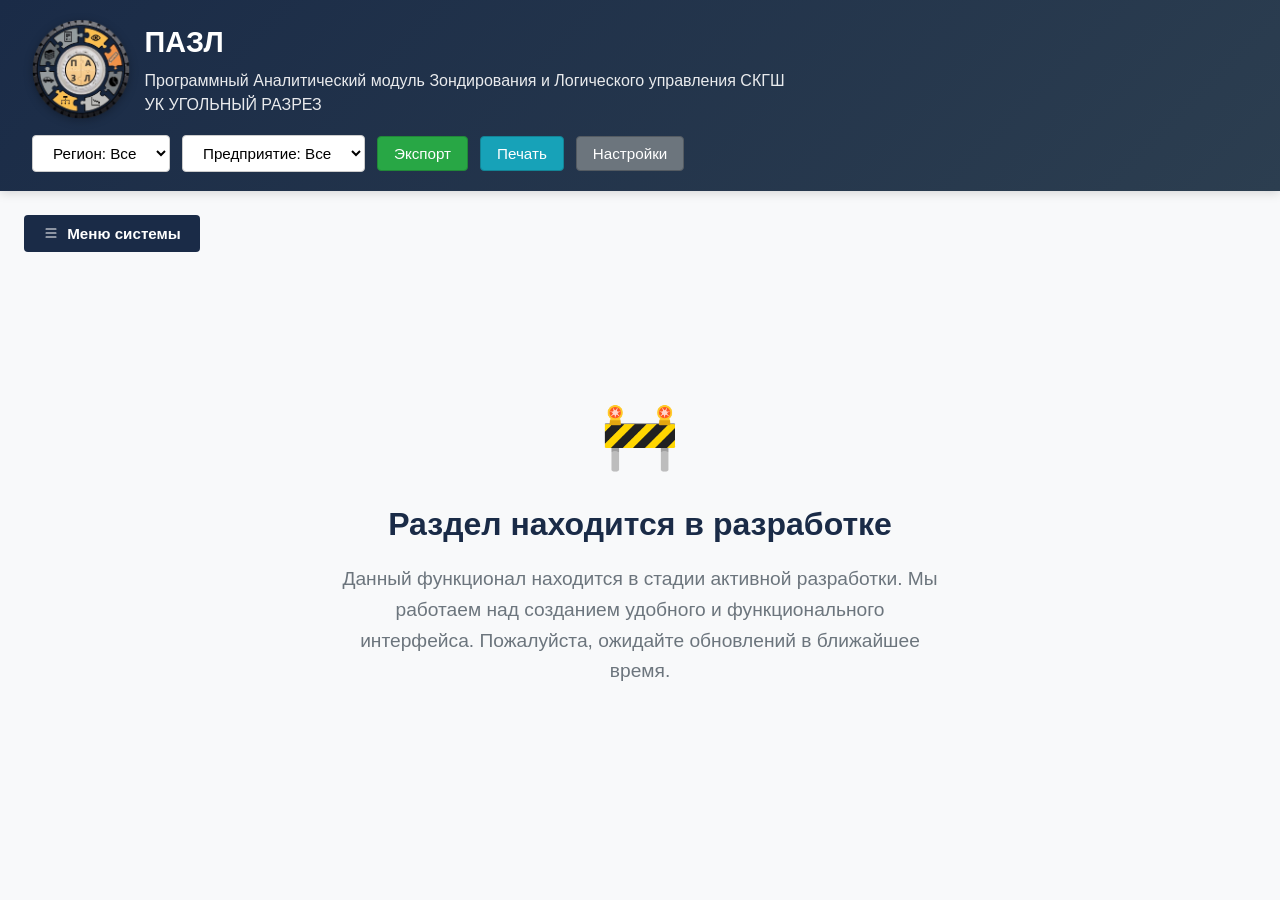
<file: quality.html>
<!DOCTYPE html>
<html lang="ru">
<head>
<meta charset="UTF-8" />
<meta name="viewport" content="width=device-width, initial-scale=1.0"/>
<title>ПАЗЛ — Система в разработке</title>
<style>
    *{margin:0;padding:0;box-sizing:border-box;font-family:'Segoe UI',Tahoma,Geneva,Verdana,sans-serif}
    body{background-color:#f8f9fa;color:#333;line-height:1.5;overflow-x:hidden;height:100vh}
    .header{background:linear-gradient(135deg,#1a2b47,#2c3e50);color:#fff;padding:1.2rem 2rem;box-shadow:0 2px 10px rgba(0,0,0,.15);display:flex;justify-content:space-between;align-items:center;flex-wrap:wrap;gap:1rem}
    .header-title{display:flex;align-items:center;gap:15px}
    .logo-title-container{display:flex;align-items:center;gap:15px}
    .logo{height:100px;width:auto;cursor:pointer;transition:all .5s ease;border-radius:8px;filter:brightness(1) drop-shadow(0 2px 4px rgba(0,0,0,.3));animation:logoEntrance 1s ease-out}
    .logo:hover{transform:scale(1.1) rotate(5deg);filter:brightness(1.2) drop-shadow(0 5px 15px rgba(0,0,0,.4));animation:pulse 1.5s infinite}
    .logo:active{transform:scale(.95) rotate(-5deg);transition:all .1s ease}
    @keyframes pulse{0%{transform:scale(1.1) rotate(5deg)}50%{transform:scale(1.15) rotate(5deg)}100%{transform:scale(1.1) rotate(5deg)}}
    @keyframes logoEntrance{0%{opacity:0;transform:scale(.5) rotate(-180deg)}70%{transform:scale(1.1) rotate(10deg)}100%{opacity:1;transform:scale(1) rotate(0)}}
    .title-text{display:flex;flex-direction:column}
    .header-title h1{font-size:1.8rem;margin-bottom:.3rem}
    .header-title p{font-size:1rem;opacity:.9}
    .controls{display:flex;gap:12px;align-items:center;flex-wrap:wrap}
    select,button{padding:.5rem 1rem;border:1px solid #ccc;border-radius:4px;background:#fff;font-size:.95rem;cursor:pointer;transition:all .2s ease}
    select:hover,button:hover{border-color:#1a2b47;box-shadow:0 2px 6px rgba(0,0,0,.1)}
    button.export{background:#28a745;color:#fff;border-color:#218838}
    button.print{background:#17a2b8;color:#fff;border-color:#138496}
    button.settings{background:#6c757d;color:#fff;border-color:#545b62}
    .container{max-width:1600px;margin:1.5rem auto;padding:0 1.5rem;height:calc(90vh - 150px)}
    .menu-button{background:#1a2b47;color:#fff;border:none;padding:.6rem 1.2rem;border-radius:4px;cursor:pointer;font-weight:bold;display:flex;align-items:center;gap:.5rem;transition:all .3s ease;margin-bottom:1rem}
    .menu-button:hover{background:#2c4061;transform:translateY(-1px)}
    .menu-dropdown{display:none;position:absolute;background:#fff;min-width:220px;box-shadow:0 8px 16px rgba(0,0,0,.15);border-radius:6px;z-index:1000;margin-top:.5rem;border:1px solid #ddd}
    .menu-dropdown.show{display:block}
    .menu-item{padding:.75rem 1.2rem;cursor:pointer;transition:background-color .2s;display:flex;align-items:center;gap:.7rem;font-size:.95rem}
    .menu-item:hover{background:#f8f9fa}
    .menu-item.active{background:#e3f2fd;color:#1a2b47;font-weight:bold}
    
    /* Стили для сообщения о разработке */
    .development-message {
        display: flex;
        flex-direction: column;
        align-items: center;
        justify-content: center;
        height: 60vh;
        text-align: center;
        padding: 2rem;
    }
    .development-icon {
        font-size: 4rem;
        margin-bottom: 1rem;
        color: #6c757d;
    }
    .development-title {
        font-size: 2rem;
        color: #1a2b47;
        margin-bottom: 1rem;
    }
    .development-text {
        font-size: 1.2rem;
        color: #6c757d;
        max-width: 600px;
        line-height: 1.6;
    }

    @media (max-width: 768px){
        .header{padding:.8rem 1rem}
        .header-title h1{font-size:1.3rem}
        .header-title p{font-size:.8rem}
        .controls{width:100%;justify-content:flex-start}
        .header-title{flex-direction:column;align-items:flex-start}
        .logo-title-container{margin-bottom:5px}
        .container{padding:0 .8rem; height:calc(85vh - 150px)}
        .development-title {
            font-size: 1.5rem;
        }
        .development-text {
            font-size: 1rem;
        }
    }
</style>
</head>
<body>
<div class="header">
    <div class="header-title">
        <div class="logo-title-container">
           <img src="пазл.png" alt="Логотип ПАЗЛ" class="logo" onclick="window.location.href='slide2.html'">
            <div class="title-text">
                <h1>ПАЗЛ</h1>
                <p>Программный Аналитический модуль Зондирования и Логического управления СКГШ</p>
                <p>УК УГОЛЬНЫЙ РАЗРЕЗ</p>
            </div>
        </div>
    </div>
    <div class="controls">
        <select id="regionSelect">
            <option>Регион: Все</option><option>Регион 1</option><option>Регион 2</option>
        </select>
        <select id="enterpriseSelect">
            <option>Предприятие: Все</option><option>Разрез 1</option><option>Разрез 2</option><option>Разрез 3</option>
        </select>
        <button class="export" id="exportBtn">Экспорт</button>
        <button class="print" id="printBtn">Печать</button>
        <button class="settings" id="settingsBtn">Настройки</button>
    </div>
</div>

<div class="container">
    <button class="menu-button" id="menuButton">
        <svg xmlns="http://www.w3.org/2000/svg" width="16" height="16" fill="currentColor" viewBox="0 0 16 16">
            <path fill-rule="evenodd" d="M2.5 12a.5.5 0 0 1 .5-.5h10a.5.5 0 0 1 0 1H3a.5.5 0 0 1-.5-.5zm0-4a.5.5 0 0 1 .5-.5h10a.5.5 0 0 1 0 1H3a.5.5 0 0 1-.5-.5zm0-4a.5.5 0 0 1 .5-.5h10a.5.5 0 0 1 0 1H3a.5.5 0 0 1-.5-.5z"/>
        </svg>
        Меню системы
    </button>

    <div class="menu-dropdown" id="menuDropdown">
        <div class="menu-item" onclick="window.location.href='slide3.html'">Главный экран</div>
        <div class="menu-item" onclick="window.location.href='accounting.html'">Блок учета</div>
        <div class="menu-item" onclick="window.location.href='monitoring.html'">Мониторинг</div>
        <div class="menu-item" onclick="navigateTo('engineer')">Блок шинного инженера</div>
        <div class="menu-item" onclick="navigateTo('analytics')">Аналитика</div>
        <div class="menu-item" onclick="navigateTo('forecast')">Прогноз потребности</div>
        <div class="menu-item" onclick="navigateTo('constructor')">Конструкор отчетов</div>
        <div class="menu-item" onclick="navigateTo('quality')">Качество дорог</div>
        <div class="menu-item" onclick="navigateTo('documents')">Документы и литература</div>
    </div>

    <!-- Сообщение о разработке -->
    <div class="development-message">
        <div class="development-icon">🚧</div>
        <h1 class="development-title">Раздел находится в разработке</h1>
        <p class="development-text">
            Данный функционал находится в стадии активной разработки. 
            Мы работаем над созданием удобного и функционального интерфейса. 
            Пожалуйста, ожидайте обновлений в ближайшее время.
        </p>
    </div>
</div>

<script>
function initMenu(){
    const btn = document.getElementById('menuButton');
    const dd = document.getElementById('menuDropdown');
    if (btn && dd) {
        btn.addEventListener('click', e => {
            e.stopPropagation(); 
            dd.classList.toggle('show');
        });
        document.addEventListener('click', e => {
            if (!btn.contains(e.target) && !dd.contains(e.target)) {
                dd.classList.remove('show');
            }
        });
    }
}

function navigateTo(section){
    const pages = {
        engineer: 'engineer.html',
        analytics: 'analytics.html',
        forecast: 'forecast.html',
        constructor: 'constructor.html',
        quality: 'quality.html',
        documents: 'documents.html'
    };
    if (pages[section]) {
        window.location.href = pages[section]; 
    } else {
        alert(`Раздел "${section}" в разработке`);
    }
    document.getElementById('menuDropdown').classList.remove('show');
}

// Инициализация при загрузке
document.addEventListener('DOMContentLoaded', () => {
    initMenu();
    
    // Добавляем обработчики для кнопок экспорта, печати и настроек
    document.getElementById('exportBtn').addEventListener('click', () => {
        alert('Функция экспорта временно недоступна. Раздел в разработке.');
    });
    
    document.getElementById('printBtn').addEventListener('click', () => {
        alert('Функция печати временно недоступна. Раздел в разработке.');
    });
    
    document.getElementById('settingsBtn').addEventListener('click', () => {
        alert('Функция настроек временно недоступна. Раздел в разработке.');
    });
});
</script>
</body>
</html>
</file>
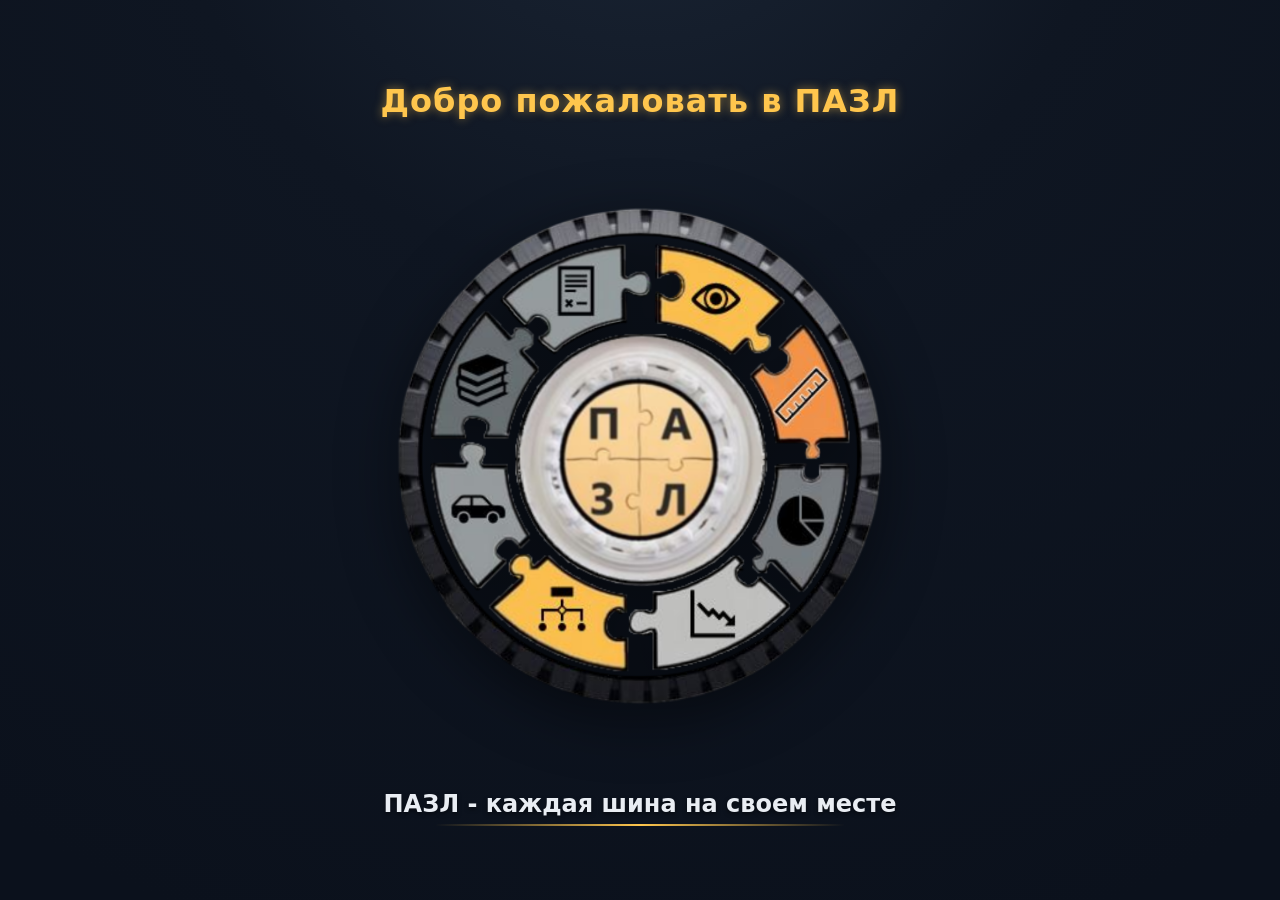
<file: slide2.html>
<!DOCTYPE html>
<html lang="ru">
<head>
<meta charset="UTF-8"/>
<meta name="viewport" content="width=device-width, initial-scale=1"/>
<title>ПАЗЛ — Интерактивная навигация</title>
<style>
  :root{
    --glow:#ffc64d;
    --hoverFill: rgba(255,198,77,.12);
    --bg:#0f1622;
    --fg:#e9edf3;
    --tooltip-bg: linear-gradient(135deg, #1a2b47, #2c3e50);
  }
  *{box-sizing:border-box}
  html,body{height:100%; margin:0; padding:0;}
  body{
    background: radial-gradient(1200px 1200px at 50% -200px,#1b2636 0%,#0f1622 40%,#0b111c 100%), var(--bg);
    color:var(--fg); 
    display:flex; 
    flex-direction: column;
    align-items:center; 
    justify-content:center;
    font-family: system-ui,-apple-system,Segoe UI,Roboto,Ubuntu,Cantarell,Noto Sans,sans-serif;
    overflow:hidden;
    padding: 10px;
  }
  
  .header {
    text-align: center;
    margin-bottom: 20px;
    animation: fadeInDown 1s ease-out;
    flex-shrink: 0;
  }
  
  .welcome {
    font-size: 2rem;
    font-weight: 700;
    color: #ffc64d;
    margin: 0;
    text-shadow: 0 0 10px rgba(255,198,77,0.5);
    letter-spacing: 1px;
  }
  
  .scene-container {
    flex: 1;
    display: flex;
    flex-direction: column;
    align-items: center;
    justify-content: center;
    width: 100%;
    max-height: 70vh;
    transform: scale(0.7);
    transform-origin: center center;
  }
  
  .stage{
    position:relative;
    width:min(80vw, 700px);
    aspect-ratio: 1/1;
    user-select:none;
    filter: drop-shadow(0 22px 40px rgba(0,0,0,.55));
    flex-shrink: 0;
  }
  
  .base{
    position:absolute; 
    inset:0;
    width:100%; 
    height:100%;
    object-fit:contain;
    z-index:0;
    pointer-events:none;
  }
  
  .layer{ 
    position:absolute; 
    inset:0; 
    z-index:1; 
  }

  .slogan {
    text-align: center;
    margin-top: 20px;
    animation: fadeInUp 1s ease-out 0.5s both;
    flex-shrink: 0;
  }
  
  .slogan-text {
    font-size: 1.5rem;
    font-weight: 600;
    color: #e9edf3;
    margin: 0;
    text-shadow: 0 2px 4px rgba(0,0,0,0.5);
    position: relative;
    display: inline-block;
  }
  
  .slogan-text::after {
    content: '';
    position: absolute;
    bottom: -8px;
    left: 10%;
    width: 80%;
    height: 2px;
    background: linear-gradient(90deg, transparent, #ffc64d, transparent);
    border-radius: 2px;
  }

  /* Анимации для текста */
  @keyframes fadeInDown {
    from {
      opacity: 0;
      transform: translateY(-20px);
    }
    to {
      opacity: 1;
      transform: translateY(0);
    }
  }
  
  @keyframes fadeInUp {
    from {
      opacity: 0;
      transform: translateY(20px);
    }
    to {
      opacity: 1;
      transform: translateY(0);
    }
  }

  /* Стили для фрагментов */
  .piece {
    position:absolute;
    transform-origin:center;
    outline:none;
    cursor:pointer;
    pointer-events:none;
  }

  .piece img {
    width:100%;
    height:100%;
    display:block;
    object-fit:contain;
    pointer-events:none;
    transition: all 0.3s ease;
  }

  /* Невидимая активационная зона */
  .piece::before {
    content: "";
    position: absolute;
    top: 50%;
    left: 50%;
    width: 60%;
    height: 60%;
    transform: translate(-50%, -50%);
    border-radius: 50%;
    background: transparent;
    pointer-events: auto;
    z-index: 2;
    cursor: pointer;
    transition: all 0.3s ease;
  }

  /* Анимация при наведении на активационную зону */
  .piece:hover::before {
    animation: pulse-zone 1.5s ease-in-out infinite;
  }

  .piece:hover img {
    animation: pulse 1.1s ease-in-out infinite;
    filter: drop-shadow(0 0 8px var(--glow))
           drop-shadow(0 0 18px rgba(255,198,77,.55));
  }

  @keyframes pulse {
    0%   { transform: scale(1); }
    50%  { transform: scale(1.05); }
    100% { transform: scale(1); }
  }

  @keyframes pulse-zone {
    0%   { box-shadow: 0 0 0 0 rgba(255,198,77,0.4); }
    70%  { box-shadow: 0 0 0 15px rgba(255,198,77,0); }
    100% { box-shadow: 0 0 0 0 rgba(255,198,77,0); }
  }

  /* Стили для подсказок */
  .tooltip {
    position: fixed;
    background: var(--tooltip-bg);
    color: white;
    padding: 10px 16px;
    border-radius: 8px;
    font-size: 14px;
    font-weight: 600;
    white-space: nowrap;
    z-index: 10000;
    pointer-events: none;
    opacity: 0;
    transform: translateY(20px) scale(0.9);
    transition: all 0.3s cubic-bezier(0.175, 0.885, 0.32, 1.275);
    box-shadow: 0 8px 30px rgba(0,0,0,0.4), 
                0 0 0 1px rgba(255,198,77,0.2),
                0 0 20px rgba(255,198,77,0.1);
    border: 1px solid rgba(255,198,77,0.3);
    backdrop-filter: blur(10px);
  }

  .tooltip::before {
    content: '';
    position: absolute;
    top: -6px;
    left: 50%;
    transform: translateX(-50%);
    width: 12px;
    height: 12px;
    background: var(--tooltip-bg);
    clip-path: polygon(50% 0%, 0% 100%, 100% 100%);
  }

  .tooltip::after {
    content: '';
    position: absolute;
    top: -5px;
    left: 50%;
    transform: translateX(-50%);
    width: 0;
    height: 0;
    border-left: 6px solid transparent;
    border-right: 6px solid transparent;
    border-bottom: 6px solid #1a2b47;
  }

  .tooltip.show {
    opacity: 1;
    transform: translateY(0) scale(1);
  }

  @keyframes tooltipAppear {
    0% {
      opacity: 0;
      transform: translateY(20px) scale(0.9);
    }
    70% {
      transform: translateY(-5px) scale(1.02);
    }
    100% {
      opacity: 1;
      transform: translateY(0) scale(1);
    }
  }

  .tooltip.show {
    animation: tooltipAppear 0.4s cubic-bezier(0.175, 0.885, 0.32, 1.275) forwards;
  }

  .tooltip.glow {
    box-shadow: 0 8px 30px rgba(0,0,0,0.4), 
                0 0 0 1px rgba(255,198,77,0.3),
                0 0 30px rgba(255,198,77,0.2);
  }
</style>
</head>
<body>
  <!-- Приветствие над изображением -->
  <div class="header">
    <h1 class="welcome">Добро пожаловать в ПАЗЛ</h1>
  </div>

  <div class="scene-container">
    <div class="stage" id="stage">
      <!-- ОРИГИНАЛ -->
      <img id="base" class="base" src="пазл.png" alt="Исходное изображение"/>

      <!-- СЛОЙ ФРАГМЕНТОВ -->
      <div class="layer" id="layer" aria-label="Интерактивные фрагменты"></div>
    </div>
  </div>

  <!-- Слоган под изображением -->
  <div class="slogan">
    <p class="slogan-text">ПАЗЛ - каждая шина на своем месте</p>
  </div>

  <!-- Общий контейнер для подсказок -->
  <div id="tooltipContainer"></div>

<script>
// Адаптированный массив фрагментов согласно требованиям
const pieces = [
  // Без имени1.png -> Главный экран
  { 
    id:'main', 
    src:'Без имени1.png', 
    title:'Главный экран', 
    href:'slide3.html', 
    x: 135, y: 145, w: 310, h: 310 
  },
  // Без имени2.png -> Прогноз потребности
  { 
    id:'forecast', 
    src:'Без имени2.png', 
    title:'Прогноз потребности', 
    href:'forecast.html', 
    x: 236, y: 347, w: 265, h: 265 
  },
  // Без имени3.png -> Аналитика
  { 
    id:'analytics', 
    src:'Без имени3.png', 
    title:'Аналитика', 
    href:'analytics.html', 
    x: 370, y: 275, w: 210, h: 210 
  },
  // Без имени4.png -> Блок шинного инженера
  { 
    id:'engineer', 
    src:'Без имени4.png', 
    title:'Блок шинного инженера', 
    href:'engineer.html', 
    x: 365, y: 110, w: 220, h: 220 
  },
  // Без имени5.png -> Мониторинг
  { 
    id:'monitoring', 
    src:'Без имени5.png', 
    title:'Мониторинг', 
    href:'monitoring.html', 
    x: 277, y: 7, w: 210, h: 210 
  },
  // Без имени6.png -> Конструктор отчетов
  { 
    id:'constructor', 
    src:'Без имени6.png', 
    title:'Конструктор отчетов', 
    href:'constructor.html', 
    x: 77, y: 365, w: 229, h: 229 
  },
  // Без имени7.png -> Качество дорог
  { 
    id:'quality', 
    src:'Без имени7.png', 
    title:'Качество дорог', 
    href:'quality.html', 
    x: -20, y: 245, w: 240, h: 240 
  },
  // Без имени8.png -> Документы и литература
  { 
    id:'documents', 
    src:'Без имени8.png', 
    title:'Документы и литература', 
    href:'documents.html', 
    x: 0, y: 95, w: 210, h: 210 
  },
  // Без имени9.png -> Блок учета
  { 
    id:'accounting', 
    src:'Без имени9.png', 
    title:'Блок учета', 
    href:'accounting.html', 
    x: 92, y: -10, w: 240, h: 240 
  }
];

const base = document.getElementById('base');
const layer = document.getElementById('layer');
const stage = document.getElementById('stage');
const tooltipContainer = document.getElementById('tooltipContainer');

let naturalW = 0, naturalH = 0;
let currentTooltip = null;
let tooltipTimeout = null;
let currentHoverElement = null;

base.addEventListener('load', () => {
  naturalW = base.naturalWidth;
  naturalH = base.naturalHeight;

  // Если исходник не квадрат — подстраиваем aspect-ratio сцены
  stage.style.aspectRatio = `${naturalW} / ${naturalH}`;

  renderPieces();
  updateLayout();
  window.addEventListener('resize', updateLayout);
});

function renderPieces(){
  layer.innerHTML = '';
  
  pieces.forEach((p, index) => {
    const el = document.createElement('div');
    el.className = 'piece';
    el.tabIndex = 0;
    el.dataset.title = p.title || '';
    el.setAttribute('role','button');
    el.setAttribute('aria-label', p.title || 'Фрагмент');
    
    // Уникальный ID для каждого фрагмента
    el.id = `piece-${p.id || index}`;

    const img = document.createElement('img');
    img.decoding = 'async';
    img.src = p.src;
    img.alt = p.title || 'Фрагмент';
    img.loading = 'lazy';

    el.appendChild(img);
    
    // Обработчики для подсказки - УЛУЧШЕННАЯ ЛОГИКА
    el.addEventListener('mouseenter', (e) => {
      // Если уже есть активная подсказка, скрываем её
      if (currentHoverElement && currentHoverElement !== el) {
        clearTimeout(tooltipTimeout);
        hideTooltip();
      }
      
      currentHoverElement = el;
      clearTimeout(tooltipTimeout);
      tooltipTimeout = setTimeout(() => showTooltip(e, p.title), 300);
    });
    
    el.addEventListener('mouseleave', (e) => {
      // Проверяем, действительно ли мышь покинула элемент
      const relatedTarget = e.relatedTarget;
      if (!el.contains(relatedTarget) && relatedTarget !== el) {
        clearTimeout(tooltipTimeout);
        hideTooltip();
        currentHoverElement = null;
      }
    });
    
    el.addEventListener('mousemove', (e) => {
      // Обновляем позицию подсказки при движении мыши
      if (currentTooltip && currentHoverElement === el) {
        updateTooltipPosition(e);
      }
    });
    
    el.addEventListener('focus', (e) => {
      currentHoverElement = el;
      showTooltip(e, p.title);
    });
    
    el.addEventListener('blur', () => {
      if (currentHoverElement === el) {
        hideTooltip();
        currentHoverElement = null;
      }
    });
    
    // Обработчик клика
    el.addEventListener('click', (e) => {
      e.preventDefault();
      if(p.href && p.href !== '#') {
        window.location.href = p.href;
      }
    });
    
    // Обработчик клавиатуры
    el.addEventListener('keydown', (e) => {
      if(e.key === 'Enter' || e.key === ' ') {
        e.preventDefault();
        el.click();
      }
    });

    // Сохраняем геометрию для масштабирования
    el.dataset.mode = 'crop';
    el.dataset.x = p.x;
    el.dataset.y = p.y;
    el.dataset.w = p.w;
    el.dataset.h = p.h;

    layer.appendChild(el);
  });
}

function showTooltip(event, title) {
  // Если уже есть активная подсказка, скрываем её
  if (currentTooltip) {
    hideTooltip();
  }
  
  // Создаем новую подсказку
  currentTooltip = document.createElement('div');
  currentTooltip.className = 'tooltip';
  currentTooltip.textContent = title;
  
  // Добавляем в контейнер
  tooltipContainer.appendChild(currentTooltip);
  
  // Позиционируем подсказку
  updateTooltipPosition(event);
  
  // Показываем подсказку
  setTimeout(() => {
    if (currentTooltip && currentHoverElement) {
      currentTooltip.classList.add('show', 'glow');
    }
  }, 10);
}

function hideTooltip() {
  if (currentTooltip) {
    currentTooltip.classList.remove('show', 'glow');
    setTimeout(() => {
      if (currentTooltip && currentTooltip.parentNode) {
        currentTooltip.parentNode.removeChild(currentTooltip);
      }
      currentTooltip = null;
    }, 300);
  }
}

function updateTooltipPosition(event) {
  if (!currentTooltip) return;
  
  const tooltip = currentTooltip;
  const tooltipRect = tooltip.getBoundingClientRect();
  
  // Определяем позицию мыши или элемента
  let x, y;
  
  if (event.type === 'mousemove' || event.type === 'mouseenter') {
    x = event.clientX;
    y = event.clientY;
  } else {
    // Для фокуса с клавиатуры - позиционируем по центру элемента
    const elRect = event.currentTarget.getBoundingClientRect();
    x = elRect.left + elRect.width / 2;
    y = elRect.top + elRect.height / 2;
  }
  
  // Позиционируем подсказку над курсором/элементом
  let tooltipX = x - tooltipRect.width / 2;
  let tooltipY = y - tooltipRect.height - 20;
  
  // Проверяем границы экрана
  const margin = 10;
  
  if (tooltipX < margin) {
    tooltipX = margin;
  } else if (tooltipX + tooltipRect.width > window.innerWidth - margin) {
    tooltipX = window.innerWidth - tooltipRect.width - margin;
  }
  
  if (tooltipY < margin) {
    tooltipY = y + 20;
  }
  
  tooltip.style.left = tooltipX + 'px';
  tooltip.style.top = tooltipY + 'px';
}

function updateLayout(){
  const rect = layer.getBoundingClientRect();
  const scaleX = rect.width / naturalW;
  const scaleY = rect.height / naturalH;

  Array.from(layer.children).forEach(el => {
    const x = parseFloat(el.dataset.x || 0);
    const y = parseFloat(el.dataset.y || 0);
    const w = parseFloat(el.dataset.w || 0);
    const h = parseFloat(el.dataset.h || 0);
    
    el.style.left = (x * scaleX) + 'px';
    el.style.top = (y * scaleY) + 'px';
    el.style.width = (w * scaleX) + 'px';
    el.style.height = (h * scaleY) + 'px';
  });
}

// Обработчик ошибок загрузки изображений
base.addEventListener('error', () => {
  console.error('Ошибка загрузки основного изображения');
});

// Добавляем CSS переменную для позиционирования стрелки
document.documentElement.style.setProperty('--arrow-position', 'top');
</script>
</body>
</html>
</file>
